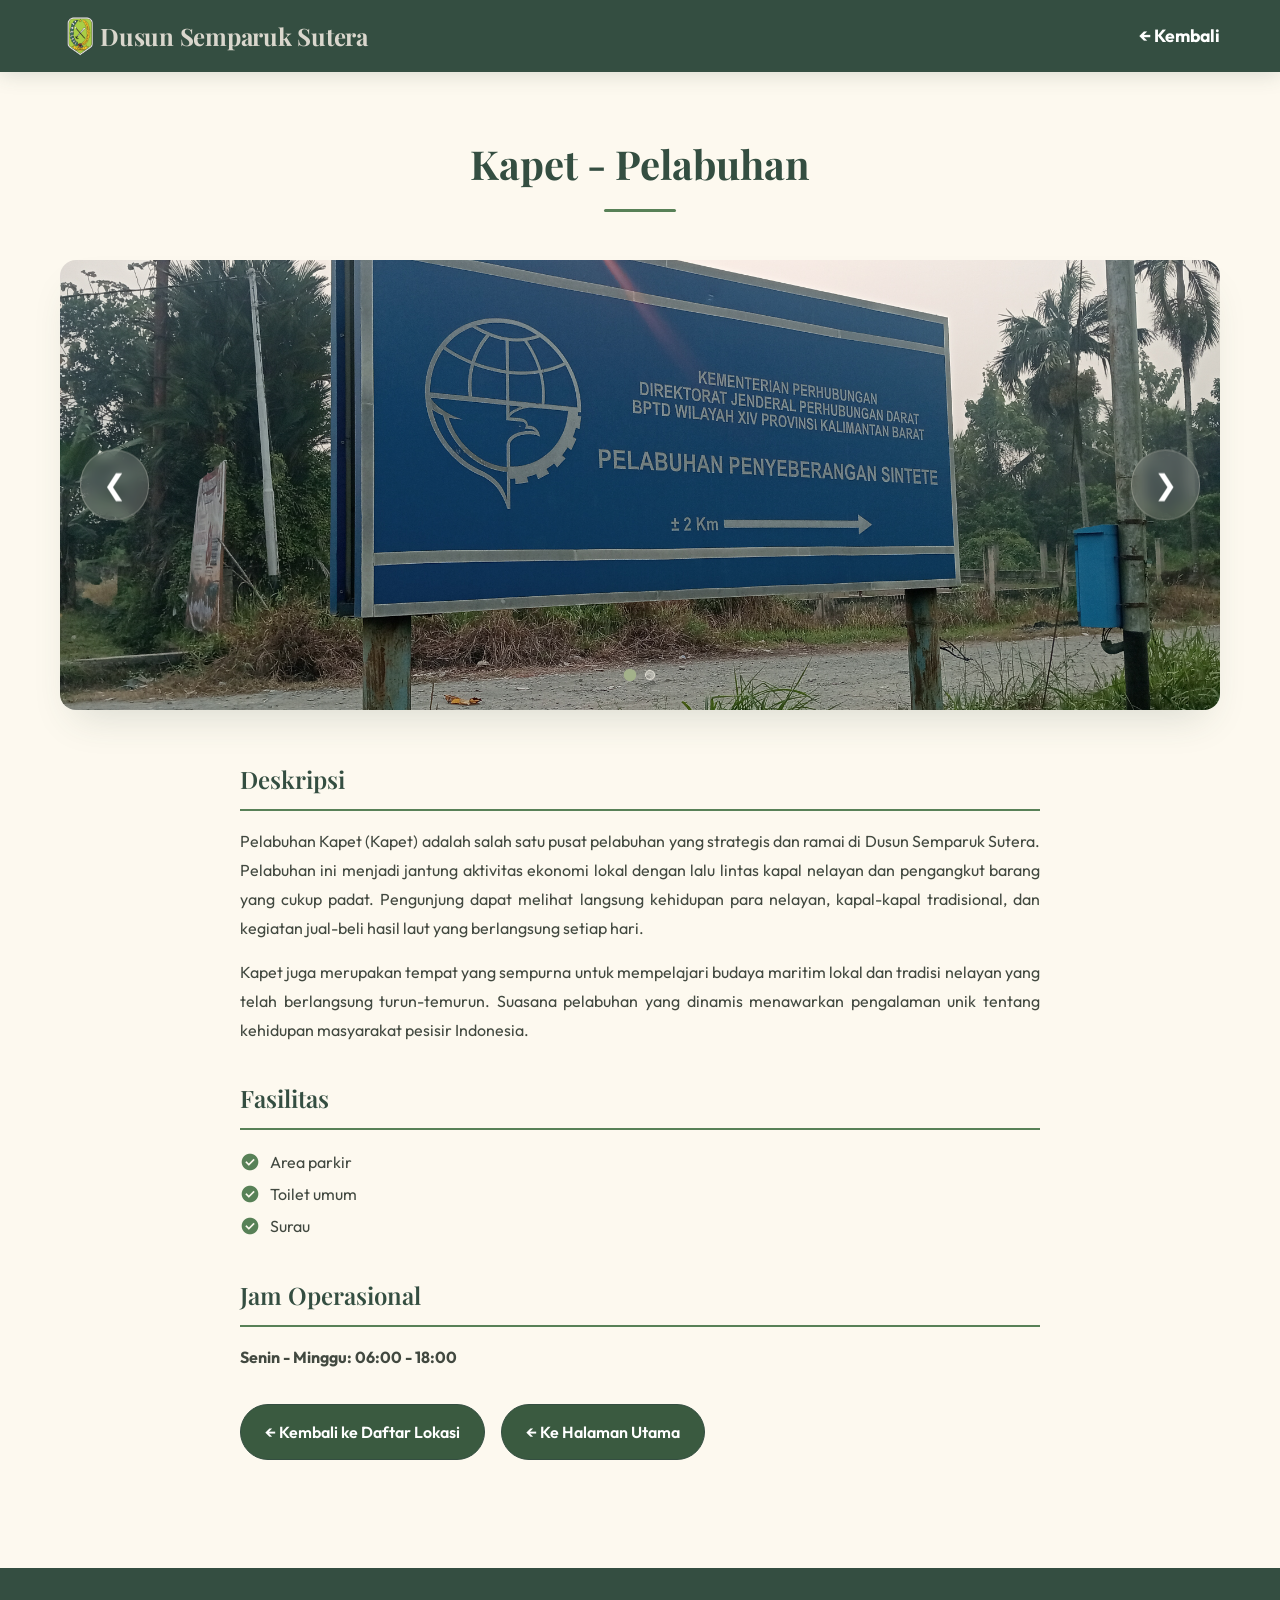
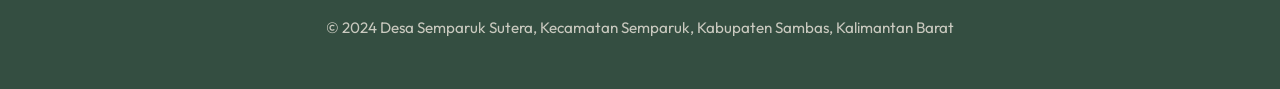
<file: lokasi1.html>
<!DOCTYPE html>
<html lang="id">
<head>
    <meta charset="UTF-8">
    <meta name="viewport" content="width=device-width, initial-scale=1.0">
    <title>Kapet - Pelabuhan | Dusun Semparuk Sutera</title>
    <!-- Google Fonts: Playfair Display (heading) & Outfit (body) -->
    <link rel="preconnect" href="https://fonts.googleapis.com">
    <link rel="preconnect" href="https://fonts.gstatic.com" crossorigin>
    <link href="https://fonts.googleapis.com/css2?family=Playfair+Display:wght@400;600;700&family=Outfit:wght@400;500;600;700&display=swap" rel="stylesheet">
    <link href="https://fonts.googleapis.com/css2?family=Material+Symbols+Outlined:wght,FILL@100..700,0..1&display=swap" rel="stylesheet">
    <link rel="stylesheet" href="style.css">
</head>
<body>
    <!-- Navigation Bar -->
    <nav class="navbar">
        <div class="nav-container">
            <div class="logo">
                <img src="logo.png" alt="Logo Dusun Sutera" class="logo-img">
                <h1>Dusun Semparuk Sutera</h1>
            </div>
            <a href="index.html" class="back-btn" style="color: white; text-decoration: none; font-weight: bold;">← Kembali</a>
        </div>
    </nav>

    <!-- Detail Lokasi -->
    <section class="detail-lokasi-section">
        <div class="container">
            <h2 class="section-title">Kapet - Pelabuhan</h2>
            
            <!-- Carousel -->
            <div class="carousel-container detail-carousel">
                <div class="carousel">
                    <!-- Slide 1 -->
                    <div class="carousel-slide active">
                        <img src="assets/lokasi1/slide1.jpg" alt="Pelabuhan 1" class="slide-image">
                    </div>
                    <!-- Slide 2 -->
                    <div class="carousel-slide">
                        <img src="assets/lokasi1/slide2.jpg" alt="Pelabuhan 2" class="slide-image">
                    </div>
                </div>

                <!-- Navigation Buttons -->
                <button class="carousel-btn prev-btn" onclick="changeSlide(-1)">&#10094;</button>
                <button class="carousel-btn next-btn" onclick="changeSlide(1)">&#10095;</button>

                <!-- Dots Indicator -->
                <div class="carousel-dots">
                    <span class="dot active" onclick="currentSlide(0)"></span>
                    <span class="dot" onclick="currentSlide(1)"></span>
                </div>
            </div>

            <!-- Detail Deskripsi -->
            <div class="detail-content">
                <h3>Deskripsi</h3>
                <p>
                    Pelabuhan Kapet (Kapet) adalah salah satu pusat pelabuhan yang strategis dan ramai di Dusun Semparuk Sutera. 
                    Pelabuhan ini menjadi jantung aktivitas ekonomi lokal dengan lalu lintas kapal nelayan dan pengangkut barang yang 
                    cukup padat. Pengunjung dapat melihat langsung kehidupan para nelayan, kapal-kapal tradisional, dan kegiatan 
                    jual-beli hasil laut yang berlangsung setiap hari.
                </p>
                <p>
                    Kapet juga merupakan tempat yang sempurna untuk mempelajari budaya maritim lokal dan tradisi nelayan yang telah 
                    berlangsung turun-temurun. Suasana pelabuhan yang dinamis menawarkan pengalaman unik tentang kehidupan masyarakat 
                    pesisir Indonesia.
                </p>

                <h3>Fasilitas</h3>
                <ul class="fasilitas-list">
                    <li><span class="material-symbols-outlined">check_circle</span> Area parkir</li>
                    <li><span class="material-symbols-outlined">check_circle</span> Toilet umum</li>
                    <li><span class="material-symbols-outlined">check_circle</span> Surau</li>
                </ul>

                <h3>Jam Operasional</h3>
                <p>
                    <strong>Senin - Minggu: 06:00 - 18:00</strong>
                </p>

                <div class="detail-btn-group">
                    <a href="index.html#lokasi" class="detail-btn">← Kembali ke Daftar Lokasi</a>
                    <a href="index.html" class="detail-btn">← Ke Halaman Utama</a>
                </div>
            </div>
        </div>
    </section>

    <!-- Footer -->
    <footer class="footer">
        <div class="container">
            <p>&copy; 2024 Desa Semparuk Sutera, Kecamatan Semparuk, Kabupaten Sambas, Kalimantan Barat</p>
        </div>
    </footer>

    <script>
        let currentSlideIndex = 0;
        let autoSlideTimer;

        function showSlide(index) {
            const slides = document.querySelectorAll('.carousel-slide');
            const dots = document.querySelectorAll('.dot');
            
            if (index >= slides.length) {
                currentSlideIndex = 0;
            } else if (index < 0) {
                currentSlideIndex = slides.length - 1;
            } else {
                currentSlideIndex = index;
            }
            
            slides.forEach(slide => slide.classList.remove('active'));
            dots.forEach(dot => dot.classList.remove('active'));
            
            slides[currentSlideIndex].classList.add('active');
            dots[currentSlideIndex].classList.add('active');
        }

        function changeSlide(n) {
            clearTimeout(autoSlideTimer);
            showSlide(currentSlideIndex + n);
            autoSlide();
        }

        function currentSlide(n) {
            clearTimeout(autoSlideTimer);
            showSlide(n);
            autoSlide();
        }

        function autoSlide() {
            autoSlideTimer = setTimeout(() => {
                showSlide(currentSlideIndex + 1);
                autoSlide();
            }, 4000);
        }

        // Inisialisasi
        autoSlide();
    </script>

    <style>
        .detail-lokasi-section {
            padding: 60px 20px;
            background-color: var(--surface);
        }

        .detail-carousel {
            height: 450px;
            margin: 3rem 0;
            border-radius: var(--radius-lg);
            overflow: hidden;
            box-shadow: 0 20px 40px -15px rgba(var(--shadow-tint), 0.18);
        }

        .detail-content {
            max-width: 800px;
            margin: 3rem auto 0;
            line-height: 1.8;
        }

        .detail-content h3 {
            font-family: var(--font-display);
            color: var(--pine-teal);
            font-size: 1.5rem;
            font-weight: 600;
            margin-top: 2rem;
            margin-bottom: 1rem;
            border-bottom: 2px solid var(--fern);
            padding-bottom: 0.5rem;
        }

        .detail-content p {
            color: var(--on-surface-variant);
            text-align: justify;
            margin-bottom: 1rem;
        }

        .detail-content ul {
            list-style: none;
            padding-left: 0;
            line-height: 2;
            color: var(--on-surface-variant);
        }

        .detail-content ul li {
            display: flex;
            align-items: center;
            gap: 0.6rem;
        }

        .detail-content ul li .material-symbols-outlined {
            color: var(--fern);
            font-size: 20px;
        }

        .detail-btn-group {
            display: flex;
            gap: 1rem;
            margin-top: 2rem;
            flex-wrap: wrap;
        }

        .detail-btn {
            display: inline-block;
            background: var(--hunter-green);
            border: 1px solid var(--pine-teal);
            color: var(--surface-white);
            padding: 0.8rem 1.5rem;
            border-radius: var(--radius-full);
            text-decoration: none;
            font-weight: 600;
            font-family: var(--font-body);
            transition: all 0.3s ease;
        }

        .detail-btn:hover {
            transform: translateY(-2px);
            background: var(--tertiary-container);
            box-shadow: 0 10px 25px -8px rgba(var(--shadow-tint), 0.3);
        }

        .back-btn {
            font-size: 1.1rem;
        }

        @media (max-width: 768px) {
            .detail-lokasi-section {
                padding: 40px 20px;
            }

            .detail-carousel {
                height: 300px;
            }

            .detail-content h3 {
                font-size: 1.2rem;
            }

            .detail-btn-group {
                flex-direction: column;
            }

            .detail-btn {
                width: 100%;
                text-align: center;
            }
        }
    </style>
</body>
</html>
</file>
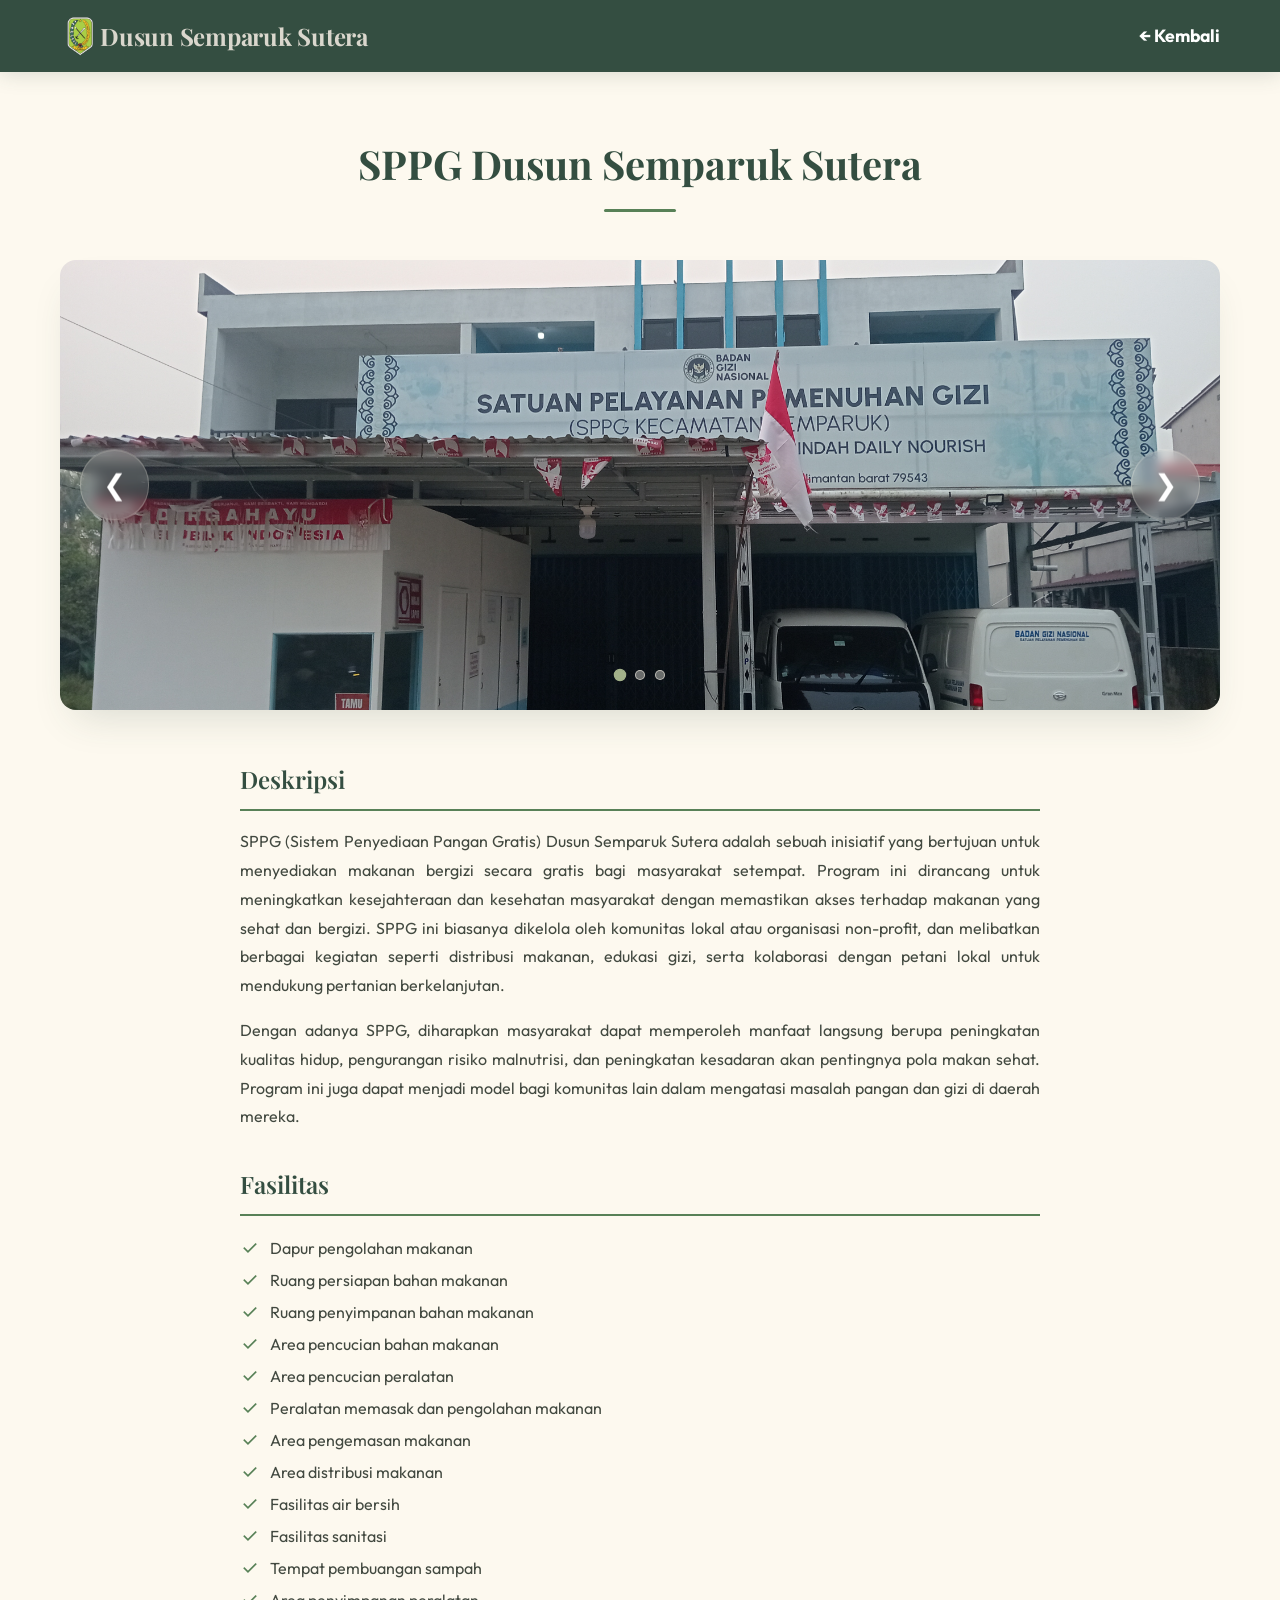
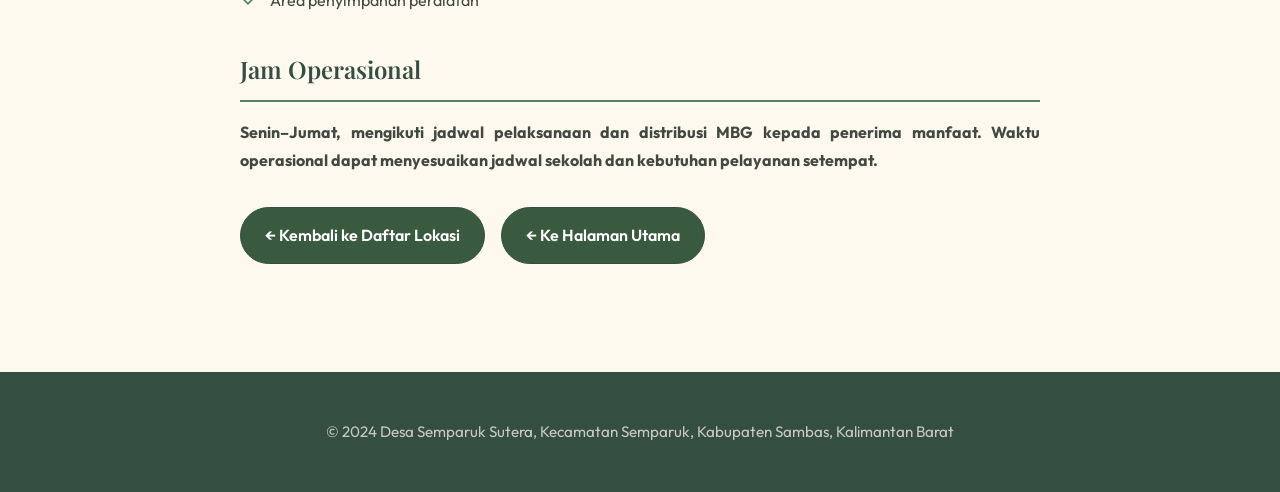
<file: lokasi2.html>
<!doctype html>
<html lang="id">
  <head>
    <meta charset="UTF-8" />
    <meta name="viewport" content="width=device-width, initial-scale=1.0" />
    <title>SPPG | Dusun Semparuk Sutera</title>
    <!-- Google Fonts: Playfair Display (heading) & Outfit (body) -->
    <link rel="preconnect" href="https://fonts.googleapis.com" />
    <link rel="preconnect" href="https://fonts.gstatic.com" crossorigin />
    <link
      href="https://fonts.googleapis.com/css2?family=Playfair+Display:wght@400;600;700&family=Outfit:wght@400;500;600;700&display=swap"
      rel="stylesheet"
    />
    <link
      href="https://fonts.googleapis.com/css2?family=Material+Symbols+Outlined:wght,FILL@100..700,0..1&display=swap"
      rel="stylesheet"
    />
    <link rel="stylesheet" href="style.css" />
  </head>
  <body>
    <!-- Navigation Bar -->
    <nav class="navbar">
      <div class="nav-container">
        <div class="logo">
          <img src="logo.png" alt="Logo Dusun Sutera" class="logo-img" />
          <h1>Dusun Semparuk Sutera</h1>
        </div>
        <a
          href="index.html"
          class="back-btn"
          style="color: white; text-decoration: none; font-weight: bold"
          >← Kembali</a
        >
      </div>
    </nav>

    <!-- Detail Lokasi -->
    <section class="detail-lokasi-section">
      <div class="container">
        <h2 class="section-title">SPPG Dusun Semparuk Sutera</h2>

        <!-- Carousel -->
        <div class="carousel-container detail-carousel">
          <div class="carousel">
            <!-- Slide 1 -->
            <div class="carousel-slide active">
              <img
                src="assets/lokasi2/slide1.jpg"
                alt="SPPG 1"
                class="slide-image"
              />
            </div>
            <!-- Slide 2 -->
            <div class="carousel-slide">
              <img
                src="assets/lokasi2/slide2.jpg"
                alt="SPPG 2"
                class="slide-image"
              />
            </div>
            <!-- Slide 3 -->
            <div class="carousel-slide">
              <img
                src="assets/lokasi2/slide3.jpg"
                alt="SPPG 3"
                class="slide-image"
              />
            </div>
          </div>

          <!-- Navigation Buttons -->
          <button class="carousel-btn prev-btn" onclick="changeSlide(-1)">
            &#10094;
          </button>
          <button class="carousel-btn next-btn" onclick="changeSlide(1)">
            &#10095;
          </button>

          <!-- Dots Indicator -->
          <div class="carousel-dots">
            <span class="dot active" onclick="currentSlide(0)"></span>
            <span class="dot" onclick="currentSlide(1)"></span>
            <span class="dot" onclick="currentSlide(2)"></span>
          </div>
        </div>

        <!-- Detail Deskripsi -->
        <div class="detail-content">
          <h3>Deskripsi</h3>
          <p>
            SPPG (Sistem Penyediaan Pangan Gratis) Dusun Semparuk Sutera adalah
            sebuah inisiatif yang bertujuan untuk menyediakan makanan bergizi
            secara gratis bagi masyarakat setempat. Program ini dirancang untuk
            meningkatkan kesejahteraan dan kesehatan masyarakat dengan
            memastikan akses terhadap makanan yang sehat dan bergizi. SPPG ini
            biasanya dikelola oleh komunitas lokal atau organisasi non-profit,
            dan melibatkan berbagai kegiatan seperti distribusi makanan, edukasi
            gizi, serta kolaborasi dengan petani lokal untuk mendukung pertanian
            berkelanjutan.
          </p>
          <p>
            Dengan adanya SPPG, diharapkan masyarakat dapat memperoleh manfaat
            langsung berupa peningkatan kualitas hidup, pengurangan risiko
            malnutrisi, dan peningkatan kesadaran akan pentingnya pola makan
            sehat. Program ini juga dapat menjadi model bagi komunitas lain
            dalam mengatasi masalah pangan dan gizi di daerah mereka.
          </p>

          <h3>Fasilitas</h3>
          <ul class="fasilitas-list">
            <li>
              <span class="material-symbols-outlined">check</span> Dapur
              pengolahan makanan
            </li>
            <li>
              <span class="material-symbols-outlined">check</span> Ruang
              persiapan bahan makanan
            </li>
            <li>
              <span class="material-symbols-outlined">check</span> Ruang
              penyimpanan bahan makanan
            </li>
            <li>
              <span class="material-symbols-outlined">check</span> Area
              pencucian bahan makanan
            </li>
            <li>
              <span class="material-symbols-outlined">check</span> Area
              pencucian peralatan
            </li>
            <li>
              <span class="material-symbols-outlined">check</span> Peralatan
              memasak dan pengolahan makanan
            </li>
            <li>
              <span class="material-symbols-outlined">check</span> Area
              pengemasan makanan
            </li>
            <li>
              <span class="material-symbols-outlined">check</span> Area
              distribusi makanan
            </li>
            <li>
              <span class="material-symbols-outlined">check</span> Fasilitas air
              bersih
            </li>
            <li>
              <span class="material-symbols-outlined">check</span> Fasilitas
              sanitasi
            </li>
            <li>
              <span class="material-symbols-outlined">check</span> Tempat
              pembuangan sampah
            </li>
            <li>
              <span class="material-symbols-outlined">check</span> Area
              penyimpanan peralatan
            </li>
          </ul>

          <h3>Jam Operasional</h3>
          <p>
            <strong
              >Senin–Jumat, mengikuti jadwal pelaksanaan dan distribusi MBG
              kepada penerima manfaat. Waktu operasional dapat menyesuaikan
              jadwal sekolah dan kebutuhan pelayanan setempat.</strong
            >
          </p>

          <div class="detail-btn-group">
            <a href="index.html#lokasi" class="detail-btn"
              >← Kembali ke Daftar Lokasi</a
            >
            <a href="index.html" class="detail-btn">← Ke Halaman Utama</a>
          </div>
        </div>
      </div>
    </section>

    <!-- Footer -->
    <footer class="footer">
      <div class="container">
        <p>
          &copy; 2024 Desa Semparuk Sutera, Kecamatan Semparuk, Kabupaten
          Sambas, Kalimantan Barat
        </p>
      </div>
    </footer>

    <script>
      let currentSlideIndex = 0;
      let autoSlideTimer;

      function showSlide(index) {
        const slides = document.querySelectorAll(".carousel-slide");
        const dots = document.querySelectorAll(".dot");

        if (index >= slides.length) {
          currentSlideIndex = 0;
        } else if (index < 0) {
          currentSlideIndex = slides.length - 1;
        } else {
          currentSlideIndex = index;
        }

        slides.forEach((slide) => slide.classList.remove("active"));
        dots.forEach((dot) => dot.classList.remove("active"));

        slides[currentSlideIndex].classList.add("active");
        dots[currentSlideIndex].classList.add("active");
      }

      function changeSlide(n) {
        clearTimeout(autoSlideTimer);
        showSlide(currentSlideIndex + n);
        autoSlide();
      }

      function currentSlide(n) {
        clearTimeout(autoSlideTimer);
        showSlide(n);
        autoSlide();
      }

      function autoSlide() {
        autoSlideTimer = setTimeout(() => {
          showSlide(currentSlideIndex + 1);
          autoSlide();
        }, 4000);
      }

      // Inisialisasi
      autoSlide();
    </script>

    <style>
      .detail-lokasi-section {
        padding: 60px 20px;
        background-color: var(--surface);
      }

      .detail-carousel {
        height: 450px;
        margin: 3rem 0;
        border-radius: var(--radius-lg);
        overflow: hidden;
        box-shadow: 0 20px 40px -15px rgba(var(--shadow-tint), 0.18);
      }

      .detail-content {
        max-width: 800px;
        margin: 3rem auto 0;
        line-height: 1.8;
      }

      .detail-content h3 {
        font-family: var(--font-display);
        color: var(--pine-teal);
        font-size: 1.5rem;
        font-weight: 600;
        margin-top: 2rem;
        margin-bottom: 1rem;
        border-bottom: 2px solid var(--fern);
        padding-bottom: 0.5rem;
      }

      .detail-content p {
        color: var(--on-surface-variant);
        text-align: justify;
        margin-bottom: 1rem;
      }

      .detail-content ul {
        list-style: none;
        padding-left: 0;
        line-height: 2;
        color: var(--on-surface-variant);
      }

      .detail-content ul li {
        display: flex;
        align-items: center;
        gap: 0.6rem;
      }

      .detail-content ul li .material-symbols-outlined {
        color: var(--fern);
        font-size: 20px;
      }

      .detail-btn-group {
        display: flex;
        gap: 1rem;
        margin-top: 2rem;
        flex-wrap: wrap;
      }

      .detail-btn {
        display: inline-block;
        background: var(--hunter-green);
        border: 1px solid var(--pine-teal);
        color: var(--surface-white);
        padding: 0.8rem 1.5rem;
        border-radius: var(--radius-full);
        text-decoration: none;
        font-weight: 600;
        font-family: var(--font-body);
        transition: all 0.3s ease;
      }

      .detail-btn:hover {
        transform: translateY(-2px);
        background: var(--tertiary-container);
        box-shadow: 0 10px 25px -8px rgba(var(--shadow-tint), 0.3);
      }

      .back-btn {
        font-size: 1.1rem;
      }

      @media (max-width: 768px) {
        .detail-lokasi-section {
          padding: 40px 20px;
        }

        .detail-carousel {
          height: 300px;
        }

        .detail-content h3 {
          font-size: 1.2rem;
        }

        .detail-btn-group {
          flex-direction: column;
        }

        .detail-btn {
          width: 100%;
          text-align: center;
        }
      }
    </style>
  </body>
</html>
</file>
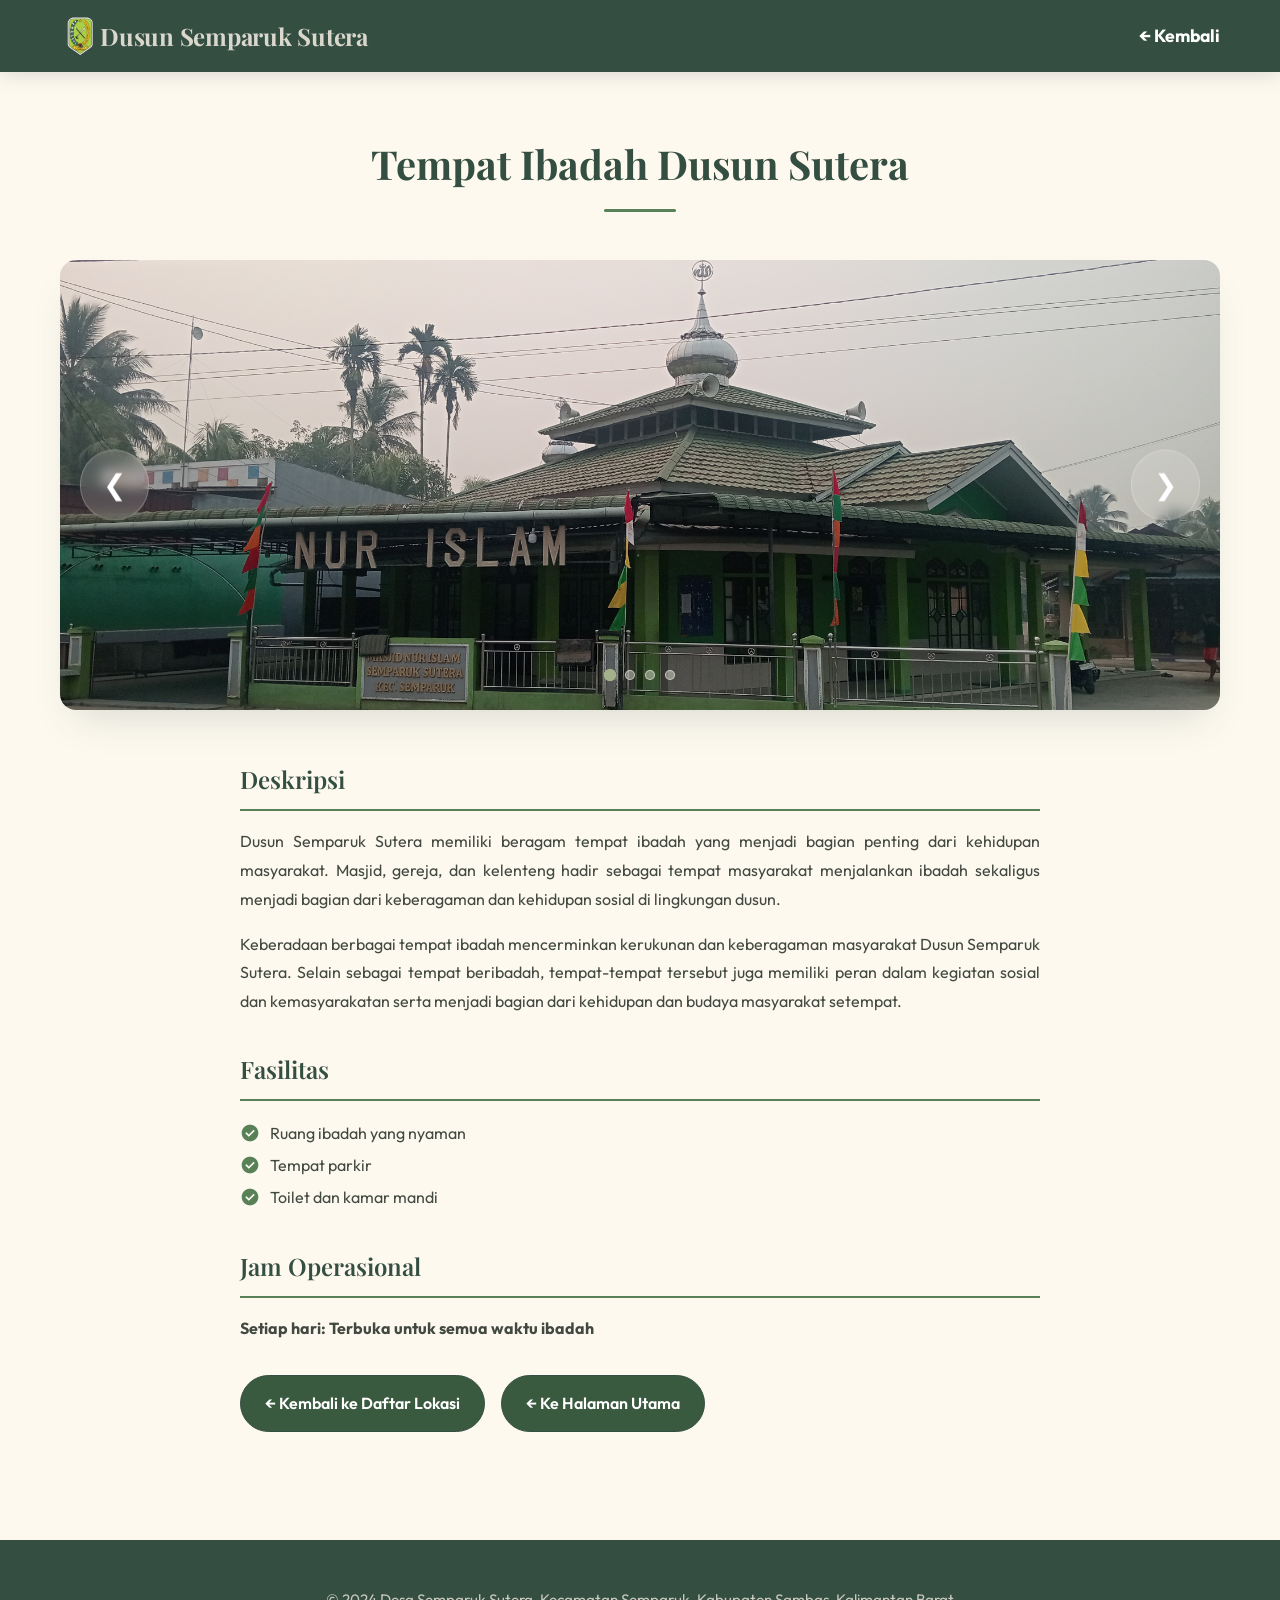
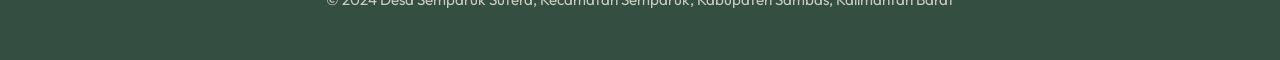
<file: lokasi3.html>
<!DOCTYPE html>
<html lang="id">
<head>
    <meta charset="UTF-8">
    <meta name="viewport" content="width=device-width, initial-scale=1.0">
    <title>Tempat Ibadah | Dusun Semparuk Sutera</title>
    <!-- Google Fonts: Playfair Display (heading) & Outfit (body) -->
    <link rel="preconnect" href="https://fonts.googleapis.com">
    <link rel="preconnect" href="https://fonts.gstatic.com" crossorigin>
    <link href="https://fonts.googleapis.com/css2?family=Playfair+Display:wght@400;600;700&family=Outfit:wght@400;500;600;700&display=swap" rel="stylesheet">
    <link href="https://fonts.googleapis.com/css2?family=Material+Symbols+Outlined:wght,FILL@100..700,0..1&display=swap" rel="stylesheet">
    <link rel="stylesheet" href="style.css">
</head>
<body>
    <nav class="navbar">
        <div class="nav-container">
            <div class="logo">
                <img src="logo.png" alt="Logo Dusun Sutera" class="logo-img">
                <h1>Dusun Semparuk Sutera</h1>
            </div>
            <a href="index.html" class="back-btn" style="color: white; text-decoration: none; font-weight: bold;">← Kembali</a>
        </div>
    </nav>

    <section class="detail-lokasi-section">
        <div class="container">
            <h2 class="section-title">Tempat Ibadah Dusun Sutera</h2>
            
            <div class="carousel-container detail-carousel">
                <div class="carousel">
                    <div class="carousel-slide active">
                        <img src="assets/lokasi3/slide1.jpg" alt="Masjid 1" class="slide-image">
                    </div>
                    <div class="carousel-slide">
                        <img src="assets/lokasi3/slide2.jpg" alt="Masjid 2" class="slide-image">
                    </div>
                    <div class="carousel-slide">
                        <img src="assets/lokasi3/slide3.jpg" alt="Masjid 3" class="slide-image">
                    </div>
                    <div class="carousel-slide">
                        <img src="assets/lokasi3/slide4.jpg" alt="Masjid 4" class="slide-image">
                    </div>
                </div>
                <button class="carousel-btn prev-btn" onclick="changeSlide(-1)">&#10094;</button>
                <button class="carousel-btn next-btn" onclick="changeSlide(1)">&#10095;</button>
                <div class="carousel-dots">
                    <span class="dot active" onclick="currentSlide(0)"></span>
                    <span class="dot" onclick="currentSlide(1)"></span>
                    <span class="dot" onclick="currentSlide(2)"></span>
                    <span class="dot" onclick="currentSlide(3)"></span>
                </div>
            </div>

            <div class="detail-content">
                <h3>Deskripsi</h3>
                <p>
                     Dusun Semparuk Sutera memiliki beragam tempat ibadah yang menjadi bagian penting 
                    dari kehidupan masyarakat. Masjid, gereja, dan kelenteng hadir sebagai tempat 
                    masyarakat menjalankan ibadah sekaligus menjadi bagian dari keberagaman dan 
                    kehidupan sosial di lingkungan dusun.
                </p>
                <p>
                    Keberadaan berbagai tempat ibadah mencerminkan kerukunan dan keberagaman masyarakat 
                    Dusun Semparuk Sutera. Selain sebagai tempat beribadah, tempat-tempat tersebut juga 
                    memiliki peran dalam kegiatan sosial dan kemasyarakatan serta menjadi bagian dari 
                    kehidupan dan budaya masyarakat setempat.
                </p>

                <h3>Fasilitas</h3>
                <ul class="fasilitas-list">
                    <li><span class="material-symbols-outlined">check_circle</span> Ruang ibadah yang nyaman</li>
                    <li><span class="material-symbols-outlined">check_circle</span> Tempat parkir</li>
                    <li><span class="material-symbols-outlined">check_circle</span> Toilet dan kamar mandi</li>
                </ul>

                <h3>Jam Operasional</h3>
                <p><strong>Setiap hari: Terbuka untuk semua waktu ibadah</strong></p>

                <div class="detail-btn-group">
                    <a href="index.html#lokasi" class="detail-btn">← Kembali ke Daftar Lokasi</a>
                    <a href="index.html" class="detail-btn">← Ke Halaman Utama</a>
                </div>
            </div>
        </div>
    </section>

    <footer class="footer">
        <div class="container">
            <p>&copy; 2024 Desa Semparuk Sutera, Kecamatan Semparuk, Kabupaten Sambas, Kalimantan Barat</p>
        </div>
    </footer>

    <script>
        let currentSlideIndex = 0;
        let autoSlideTimer;
        function showSlide(index) {
            const slides = document.querySelectorAll('.carousel-slide');
            const dots = document.querySelectorAll('.dot');
            if (index >= slides.length) currentSlideIndex = 0;
            else if (index < 0) currentSlideIndex = slides.length - 1;
            else currentSlideIndex = index;
            slides.forEach(slide => slide.classList.remove('active'));
            dots.forEach(dot => dot.classList.remove('active'));
            slides[currentSlideIndex].classList.add('active');
            dots[currentSlideIndex].classList.add('active');
        }
        function changeSlide(n) {
            clearTimeout(autoSlideTimer);
            showSlide(currentSlideIndex + n);
            autoSlide();
        }
        function currentSlide(n) {
            clearTimeout(autoSlideTimer);
            showSlide(n);
            autoSlide();
        }
        function autoSlide() {
            autoSlideTimer = setTimeout(() => {
                showSlide(currentSlideIndex + 1);
                autoSlide();
            }, 4000);
        }
        autoSlide();
    </script>

    <style>
        .detail-lokasi-section {
            padding: 60px 20px;
            background-color: var(--surface);
        }

        .detail-carousel {
            height: 450px;
            margin: 3rem 0;
            border-radius: var(--radius-lg);
            overflow: hidden;
            box-shadow: 0 20px 40px -15px rgba(var(--shadow-tint), 0.18);
        }

        .detail-content {
            max-width: 800px;
            margin: 3rem auto 0;
            line-height: 1.8;
        }

        .detail-content h3 {
            font-family: var(--font-display);
            color: var(--pine-teal);
            font-size: 1.5rem;
            font-weight: 600;
            margin-top: 2rem;
            margin-bottom: 1rem;
            border-bottom: 2px solid var(--fern);
            padding-bottom: 0.5rem;
        }

        .detail-content p {
            color: var(--on-surface-variant);
            text-align: justify;
            margin-bottom: 1rem;
        }

        .detail-content ul {
            list-style: none;
            padding-left: 0;
            line-height: 2;
            color: var(--on-surface-variant);
        }

        .detail-content ul li {
            display: flex;
            align-items: center;
            gap: 0.6rem;
        }

        .detail-content ul li .material-symbols-outlined {
            color: var(--fern);
            font-size: 20px;
        }

        .detail-btn-group {
            display: flex;
            gap: 1rem;
            margin-top: 2rem;
            flex-wrap: wrap;
        }

        .detail-btn {
            display: inline-block;
            background: var(--hunter-green);
            border: 1px solid var(--pine-teal);
            color: var(--surface-white);
            padding: 0.8rem 1.5rem;
            border-radius: var(--radius-full);
            text-decoration: none;
            font-weight: 600;
            font-family: var(--font-body);
            transition: all 0.3s ease;
        }

        .detail-btn:hover {
            transform: translateY(-2px);
            background: var(--tertiary-container);
            box-shadow: 0 10px 25px -8px rgba(var(--shadow-tint), 0.3);
        }

        .back-btn {
            font-size: 1.1rem;
        }

        @media (max-width: 768px) {
            .detail-lokasi-section {
                padding: 40px 20px;
            }

            .detail-carousel {
                height: 300px;
            }

            .detail-content h3 {
                font-size: 1.2rem;
            }

            .detail-btn-group {
                flex-direction: column;
            }

            .detail-btn {
                width: 100%;
                text-align: center;
            }
        }
    </style>
</body>
</html>
</file>
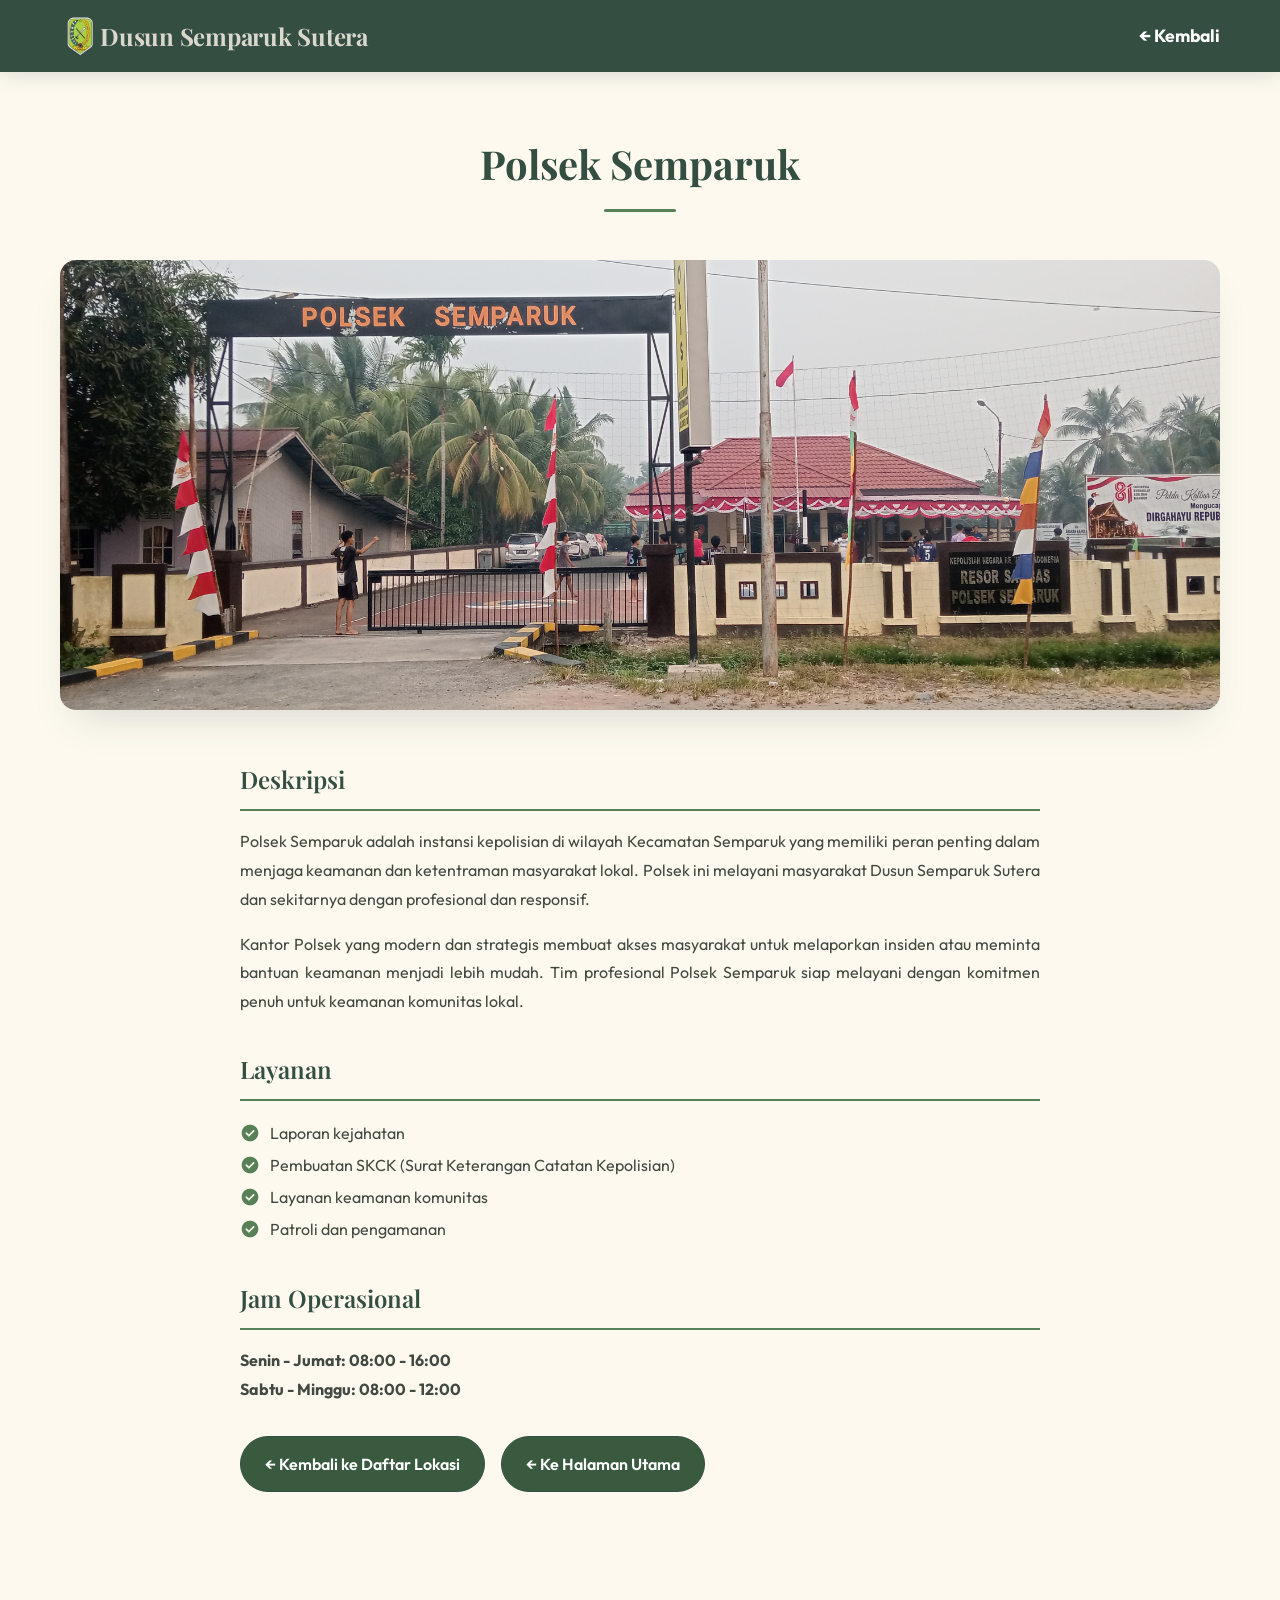
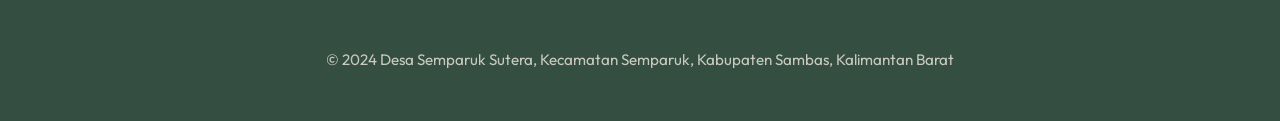
<file: lokasi4.html>
<!DOCTYPE html>
<html lang="id">
<head>
    <meta charset="UTF-8">
    <meta name="viewport" content="width=device-width, initial-scale=1.0">
    <title>Polsek | Dusun Semparuk Sutera</title>
    <!-- Google Fonts: Playfair Display (heading) & Outfit (body) -->
    <link rel="preconnect" href="https://fonts.googleapis.com">
    <link rel="preconnect" href="https://fonts.gstatic.com" crossorigin>
    <link href="https://fonts.googleapis.com/css2?family=Playfair+Display:wght@400;600;700&family=Outfit:wght@400;500;600;700&display=swap" rel="stylesheet">
    <link href="https://fonts.googleapis.com/css2?family=Material+Symbols+Outlined:wght,FILL@100..700,0..1&display=swap" rel="stylesheet">
    <link rel="stylesheet" href="style.css">
</head>
<body>
    <nav class="navbar">
        <div class="nav-container">
            <div class="logo">
                <img src="logo.png" alt="Logo Dusun Sutera" class="logo-img">
                <h1>Dusun Semparuk Sutera</h1>
            </div>
            <a href="index.html" class="back-btn" style="color: white; text-decoration: none; font-weight: bold;">← Kembali</a>
        </div>
    </nav>

    <section class="detail-lokasi-section">
        <div class="container">
            <h2 class="section-title">Polsek Semparuk</h2>
            
            <div class="carousel-container detail-carousel">
                <div class="carousel">
                    <div class="carousel-slide active">
                        <img src="assets/lokasi4/slide1.jpg" alt="Polsek 1" class="slide-image">
                    </div>
                </div>
            </div>

            <div class="detail-content">
                <h3>Deskripsi</h3>
                <p>
                    Polsek Semparuk adalah instansi kepolisian di wilayah Kecamatan Semparuk yang memiliki peran penting dalam 
                    menjaga keamanan dan ketentraman masyarakat lokal. Polsek ini melayani masyarakat Dusun Semparuk Sutera dan 
                    sekitarnya dengan profesional dan responsif.
                </p>
                <p>
                    Kantor Polsek yang modern dan strategis membuat akses masyarakat untuk melaporkan insiden atau meminta bantuan 
                    keamanan menjadi lebih mudah. Tim profesional Polsek Semparuk siap melayani dengan komitmen penuh untuk keamanan 
                    komunitas lokal.
                </p>

                <h3>Layanan</h3>
                <ul class="fasilitas-list">
                    <li><span class="material-symbols-outlined">check_circle</span> Laporan kejahatan</li>
                    <li><span class="material-symbols-outlined">check_circle</span> Pembuatan SKCK (Surat Keterangan Catatan Kepolisian)</li>
                    <li><span class="material-symbols-outlined">check_circle</span> Layanan keamanan komunitas</li>
                    <li><span class="material-symbols-outlined">check_circle</span> Patroli dan pengamanan</li>
                </ul>

                <h3>Jam Operasional</h3>
                <p><strong>Senin - Jumat: 08:00 - 16:00</strong><br><strong>Sabtu - Minggu: 08:00 - 12:00</strong></p>

                <div class="detail-btn-group">
                    <a href="index.html#lokasi" class="detail-btn">← Kembali ke Daftar Lokasi</a>
                    <a href="index.html" class="detail-btn">← Ke Halaman Utama</a>
                </div>
            </div>
        </div>
    </section>

    <footer class="footer">
        <div class="container">
            <p>&copy; 2024 Desa Semparuk Sutera, Kecamatan Semparuk, Kabupaten Sambas, Kalimantan Barat</p>
        </div>
    </footer>

    <script>
        let currentSlideIndex = 0;
        let autoSlideTimer;
        function showSlide(index) {
            const slides = document.querySelectorAll('.carousel-slide');
            const dots = document.querySelectorAll('.dot');
            if (index >= slides.length) currentSlideIndex = 0;
            else if (index < 0) currentSlideIndex = slides.length - 1;
            else currentSlideIndex = index;
            slides.forEach(slide => slide.classList.remove('active'));
            dots.forEach(dot => dot.classList.remove('active'));
            slides[currentSlideIndex].classList.add('active');
            dots[currentSlideIndex].classList.add('active');
        }
        function changeSlide(n) {
            clearTimeout(autoSlideTimer);
            showSlide(currentSlideIndex + n);
            autoSlide();
        }
        function currentSlide(n) {
            clearTimeout(autoSlideTimer);
            showSlide(n);
            autoSlide();
        }
        function autoSlide() {
            autoSlideTimer = setTimeout(() => {
                showSlide(currentSlideIndex + 1);
                autoSlide();
            }, 4000);
        }
        autoSlide();
    </script>

    <style>
        .detail-lokasi-section {
            padding: 60px 20px;
            background-color: var(--surface);
        }

        .detail-carousel {
            height: 450px;
            margin: 3rem 0;
            border-radius: var(--radius-lg);
            overflow: hidden;
            box-shadow: 0 20px 40px -15px rgba(var(--shadow-tint), 0.18);
        }

        .detail-content {
            max-width: 800px;
            margin: 3rem auto 0;
            line-height: 1.8;
        }

        .detail-content h3 {
            font-family: var(--font-display);
            color: var(--pine-teal);
            font-size: 1.5rem;
            font-weight: 600;
            margin-top: 2rem;
            margin-bottom: 1rem;
            border-bottom: 2px solid var(--fern);
            padding-bottom: 0.5rem;
        }

        .detail-content p {
            color: var(--on-surface-variant);
            text-align: justify;
            margin-bottom: 1rem;
        }

        .detail-content ul {
            list-style: none;
            padding-left: 0;
            line-height: 2;
            color: var(--on-surface-variant);
        }

        .detail-content ul li {
            display: flex;
            align-items: center;
            gap: 0.6rem;
        }

        .detail-content ul li .material-symbols-outlined {
            color: var(--fern);
            font-size: 20px;
        }

        .detail-btn-group {
            display: flex;
            gap: 1rem;
            margin-top: 2rem;
            flex-wrap: wrap;
        }

        .detail-btn {
            display: inline-block;
            background: var(--hunter-green);
            border: 1px solid var(--pine-teal);
            color: var(--surface-white);
            padding: 0.8rem 1.5rem;
            border-radius: var(--radius-full);
            text-decoration: none;
            font-weight: 600;
            font-family: var(--font-body);
            transition: all 0.3s ease;
        }

        .detail-btn:hover {
            transform: translateY(-2px);
            background: var(--tertiary-container);
            box-shadow: 0 10px 25px -8px rgba(var(--shadow-tint), 0.3);
        }

        .back-btn {
            font-size: 1.1rem;
        }

        @media (max-width: 768px) {
            .detail-lokasi-section {
                padding: 40px 20px;
            }

            .detail-carousel {
                height: 300px;
            }

            .detail-content h3 {
                font-size: 1.2rem;
            }

            .detail-btn-group {
                flex-direction: column;
            }

            .detail-btn {
                width: 100%;
                text-align: center;
            }
        }
    </style>
</body>
</html>
</file>
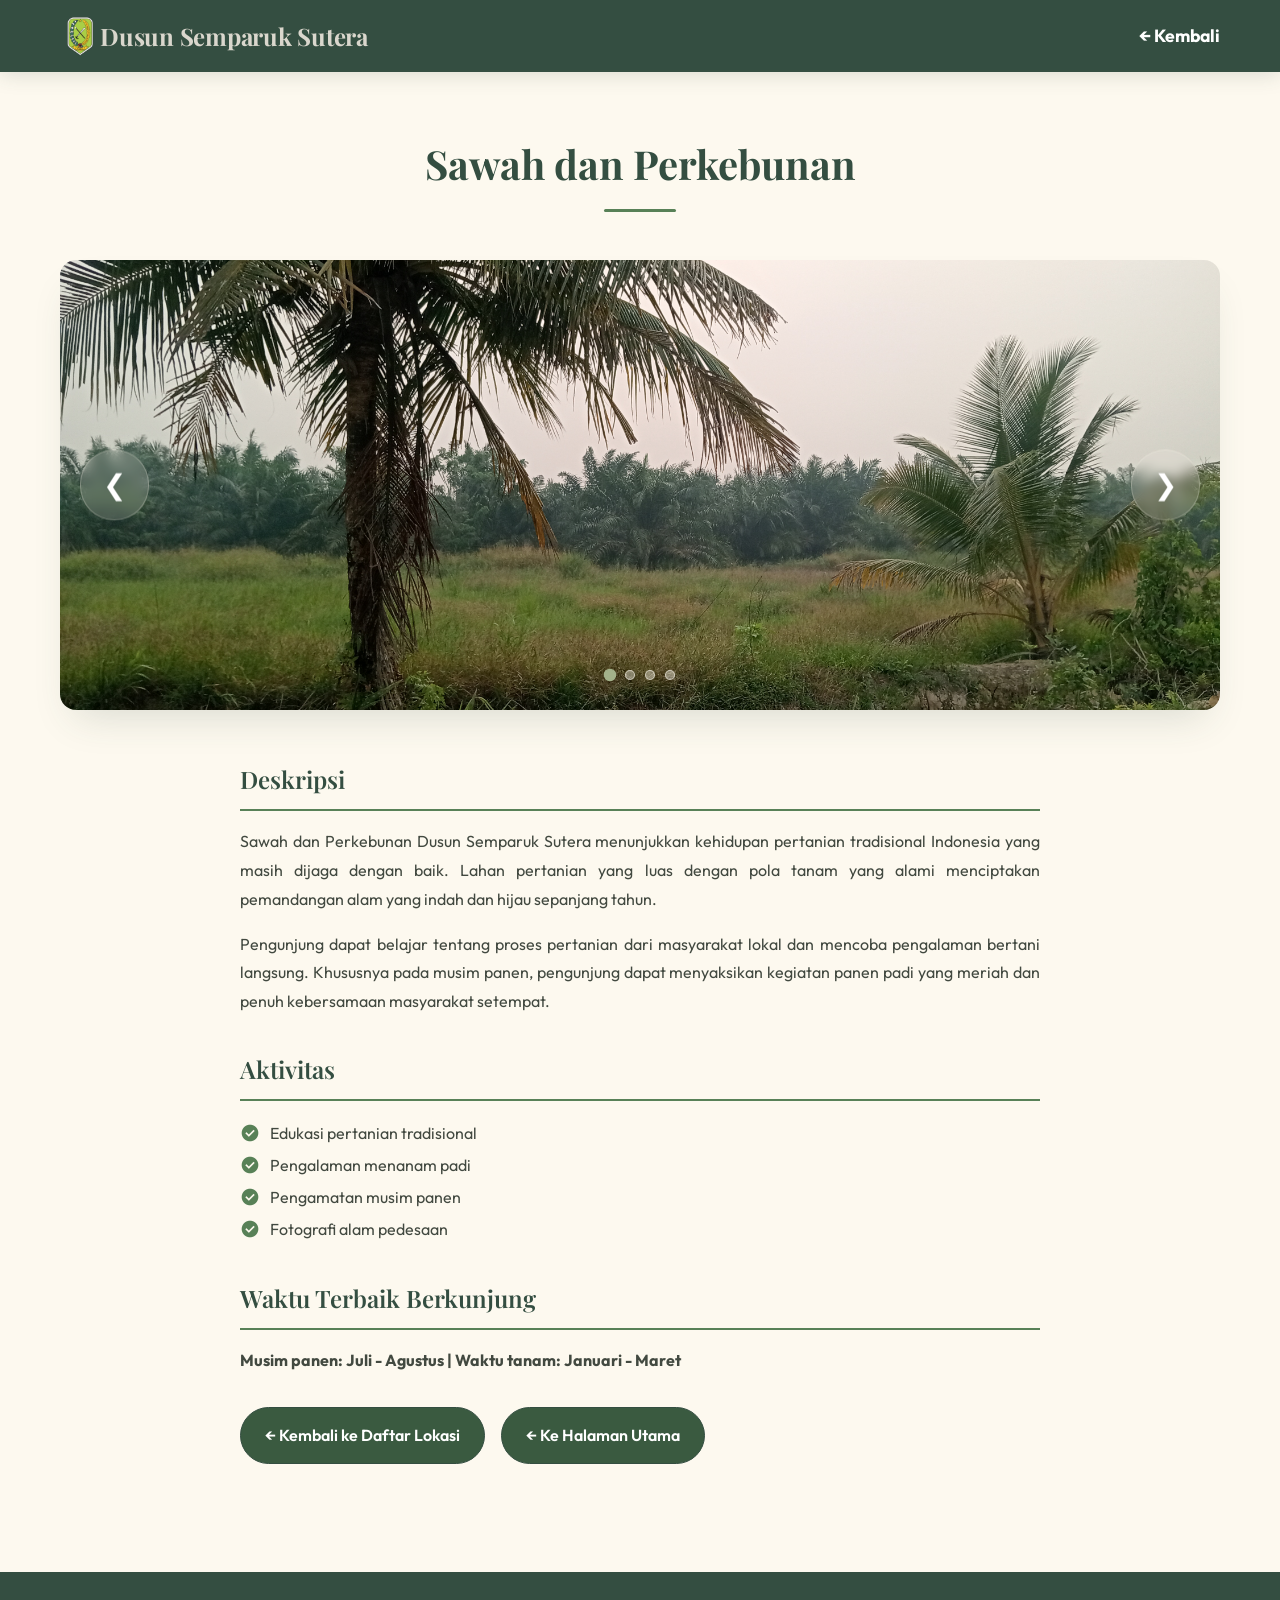
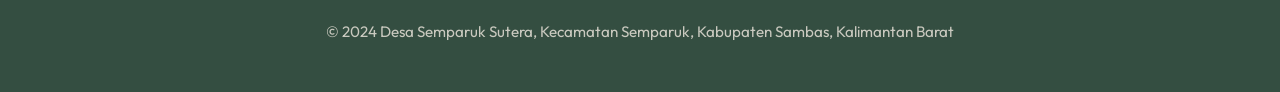
<file: lokasi5.html>
<!DOCTYPE html>
<html lang="id">
<head>
    <meta charset="UTF-8">
    <meta name="viewport" content="width=device-width, initial-scale=1.0">
    <title>Sawah dan Perkebunan | Dusun Semparuk Sutera</title>
    <!-- Google Fonts: Playfair Display (heading) & Outfit (body) -->
    <link rel="preconnect" href="https://fonts.googleapis.com">
    <link rel="preconnect" href="https://fonts.gstatic.com" crossorigin>
    <link href="https://fonts.googleapis.com/css2?family=Playfair+Display:wght@400;600;700&family=Outfit:wght@400;500;600;700&display=swap" rel="stylesheet">
    <link href="https://fonts.googleapis.com/css2?family=Material+Symbols+Outlined:wght,FILL@100..700,0..1&display=swap" rel="stylesheet">
    <link rel="stylesheet" href="style.css">
</head>
<body>
    <nav class="navbar">
        <div class="nav-container">
            <div class="logo">
                <img src="logo.png" alt="Logo Dusun Sutera" class="logo-img">
                <h1>Dusun Semparuk Sutera</h1>
            </div>
            <a href="index.html" class="back-btn" style="color: white; text-decoration: none; font-weight: bold;">← Kembali</a>
        </div>
    </nav>

    <section class="detail-lokasi-section">
        <div class="container">
            <h2 class="section-title">Sawah dan Perkebunan</h2>
            
            <div class="carousel-container detail-carousel">
                <div class="carousel">
                    <div class="carousel-slide active">
                        <img src="assets/lokasi5/slide1.jpg" alt="Sawah 1" class="slide-image">
                    </div>
                    <div class="carousel-slide">
                        <img src="assets/lokasi5/slide2.jpg" alt="Sawah 2" class="slide-image">
                    </div>
                    <div class="carousel-slide">
                        <img src="assets/lokasi5/slide3.jpg" alt="Sawah 3" class="slide-image">
                    </div>
                    <div class="carousel-slide">
                        <img src="assets/lokasi5/slide4.jpg" alt="Sawah 4" class="slide-image">
                    </div>
                </div>
                <button class="carousel-btn prev-btn" onclick="changeSlide(-1)">&#10094;</button>
                <button class="carousel-btn next-btn" onclick="changeSlide(1)">&#10095;</button>
                <div class="carousel-dots">
                    <span class="dot active" onclick="currentSlide(0)"></span>
                    <span class="dot" onclick="currentSlide(1)"></span>
                    <span class="dot" onclick="currentSlide(2)"></span>
                    <span class="dot" onclick="currentSlide(3)"></span>
                </div>
            </div>

            <div class="detail-content">
                <h3>Deskripsi</h3>
                <p>
                    Sawah dan Perkebunan Dusun Semparuk Sutera menunjukkan kehidupan pertanian tradisional Indonesia yang masih 
                    dijaga dengan baik. Lahan pertanian yang luas dengan pola tanam yang alami menciptakan pemandangan alam yang 
                    indah dan hijau sepanjang tahun.
                </p>
                <p>
                    Pengunjung dapat belajar tentang proses pertanian dari masyarakat lokal dan mencoba pengalaman bertani langsung. 
                    Khususnya pada musim panen, pengunjung dapat menyaksikan kegiatan panen padi yang meriah dan penuh kebersamaan 
                    masyarakat setempat.
                </p>

                <h3>Aktivitas</h3>
                <ul class="fasilitas-list">
                    <li><span class="material-symbols-outlined">check_circle</span> Edukasi pertanian tradisional</li>
                    <li><span class="material-symbols-outlined">check_circle</span> Pengalaman menanam padi</li>
                    <li><span class="material-symbols-outlined">check_circle</span> Pengamatan musim panen</li>
                    <li><span class="material-symbols-outlined">check_circle</span> Fotografi alam pedesaan</li>
                </ul>

                <h3>Waktu Terbaik Berkunjung</h3>
                <p><strong>Musim panen: Juli - Agustus | Waktu tanam: Januari - Maret</strong></p>

                <div class="detail-btn-group">
                    <a href="index.html#lokasi" class="detail-btn">← Kembali ke Daftar Lokasi</a>
                    <a href="index.html" class="detail-btn">← Ke Halaman Utama</a>
                </div>
            </div>
        </div>
    </section>

    <footer class="footer">
        <div class="container">
            <p>&copy; 2024 Desa Semparuk Sutera, Kecamatan Semparuk, Kabupaten Sambas, Kalimantan Barat</p>
        </div>
    </footer>

    <script>
        let currentSlideIndex = 0;
        let autoSlideTimer;
        function showSlide(index) {
            const slides = document.querySelectorAll('.carousel-slide');
            const dots = document.querySelectorAll('.dot');
            if (index >= slides.length) currentSlideIndex = 0;
            else if (index < 0) currentSlideIndex = slides.length - 1;
            else currentSlideIndex = index;
            slides.forEach(slide => slide.classList.remove('active'));
            dots.forEach(dot => dot.classList.remove('active'));
            slides[currentSlideIndex].classList.add('active');
            dots[currentSlideIndex].classList.add('active');
        }
        function changeSlide(n) {
            clearTimeout(autoSlideTimer);
            showSlide(currentSlideIndex + n);
            autoSlide();
        }
        function currentSlide(n) {
            clearTimeout(autoSlideTimer);
            showSlide(n);
            autoSlide();
        }
        function autoSlide() {
            autoSlideTimer = setTimeout(() => {
                showSlide(currentSlideIndex + 1);
                autoSlide();
            }, 4000);
        }
        autoSlide();
    </script>

    <style>
        .detail-lokasi-section {
            padding: 60px 20px;
            background-color: var(--surface);
        }

        .detail-carousel {
            height: 450px;
            margin: 3rem 0;
            border-radius: var(--radius-lg);
            overflow: hidden;
            box-shadow: 0 20px 40px -15px rgba(var(--shadow-tint), 0.18);
        }

        .detail-content {
            max-width: 800px;
            margin: 3rem auto 0;
            line-height: 1.8;
        }

        .detail-content h3 {
            font-family: var(--font-display);
            color: var(--pine-teal);
            font-size: 1.5rem;
            font-weight: 600;
            margin-top: 2rem;
            margin-bottom: 1rem;
            border-bottom: 2px solid var(--fern);
            padding-bottom: 0.5rem;
        }

        .detail-content p {
            color: var(--on-surface-variant);
            text-align: justify;
            margin-bottom: 1rem;
        }

        .detail-content ul {
            list-style: none;
            padding-left: 0;
            line-height: 2;
            color: var(--on-surface-variant);
        }

        .detail-content ul li {
            display: flex;
            align-items: center;
            gap: 0.6rem;
        }

        .detail-content ul li .material-symbols-outlined {
            color: var(--fern);
            font-size: 20px;
        }

        .detail-btn-group {
            display: flex;
            gap: 1rem;
            margin-top: 2rem;
            flex-wrap: wrap;
        }

        .detail-btn {
            display: inline-block;
            background: var(--hunter-green);
            border: 1px solid var(--pine-teal);
            color: var(--surface-white);
            padding: 0.8rem 1.5rem;
            border-radius: var(--radius-full);
            text-decoration: none;
            font-weight: 600;
            font-family: var(--font-body);
            transition: all 0.3s ease;
        }

        .detail-btn:hover {
            transform: translateY(-2px);
            background: var(--tertiary-container);
            box-shadow: 0 10px 25px -8px rgba(var(--shadow-tint), 0.3);
        }

        .back-btn {
            font-size: 1.1rem;
        }

        @media (max-width: 768px) {
            .detail-lokasi-section {
                padding: 40px 20px;
            }

            .detail-carousel {
                height: 300px;
            }

            .detail-content h3 {
                font-size: 1.2rem;
            }

            .detail-btn-group {
                flex-direction: column;
            }

            .detail-btn {
                width: 100%;
                text-align: center;
            }
        }
    </style>
</body>
</html>
</file>
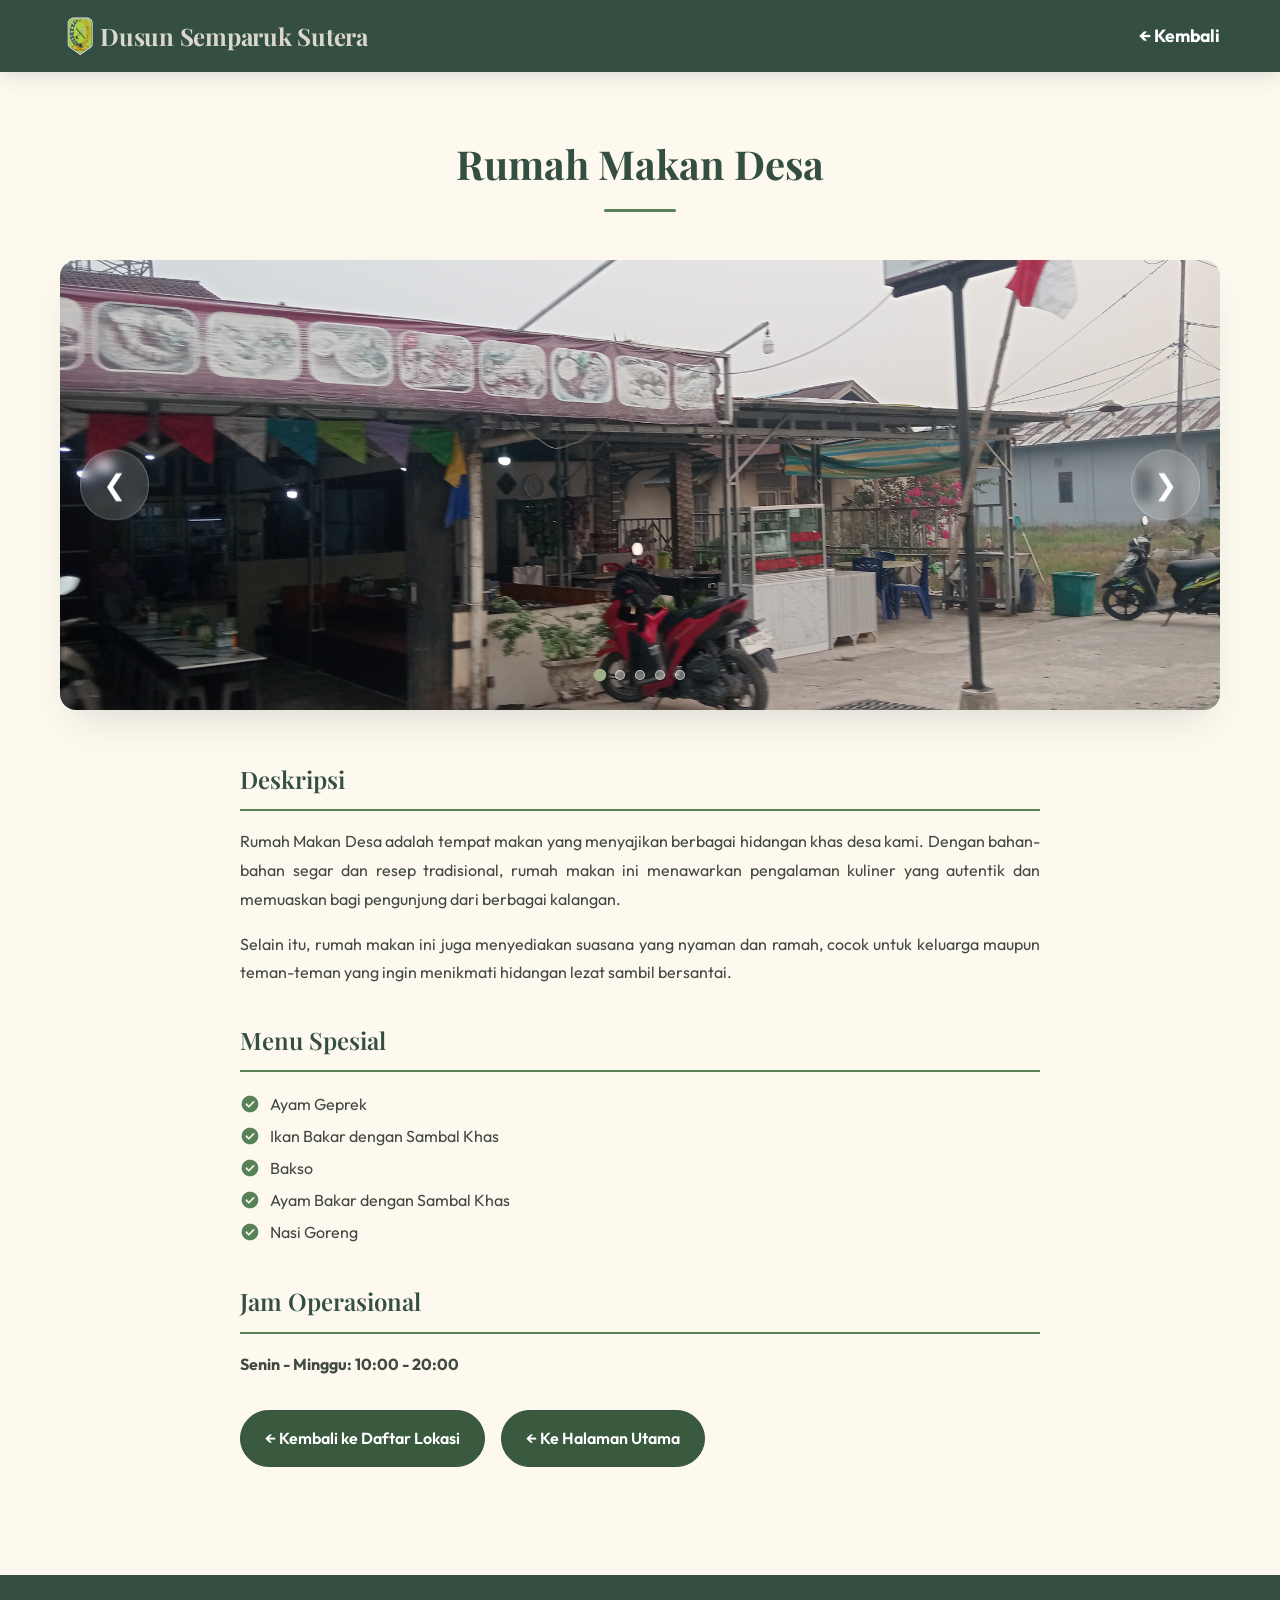
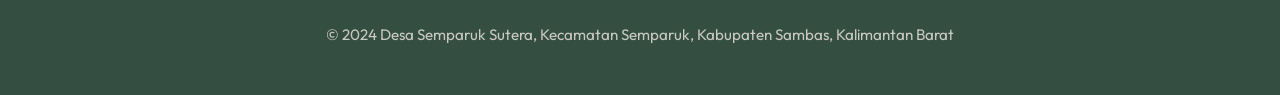
<file: lokasi6.html>
<!DOCTYPE html>
<html lang="id">
<head>
    <meta charset="UTF-8">
    <meta name="viewport" content="width=device-width, initial-scale=1.0">
    <title>Rumah Makan Desa | Dusun Semparuk Sutera</title>
    <!-- Google Fonts: Playfair Display (heading) & Outfit (body) -->
    <link rel="preconnect" href="https://fonts.googleapis.com">
    <link rel="preconnect" href="https://fonts.gstatic.com" crossorigin>
    <link href="https://fonts.googleapis.com/css2?family=Playfair+Display:wght@400;600;700&family=Outfit:wght@400;500;600;700&display=swap" rel="stylesheet">
    <link href="https://fonts.googleapis.com/css2?family=Material+Symbols+Outlined:wght,FILL@100..700,0..1&display=swap" rel="stylesheet">
    <link rel="stylesheet" href="style.css">
</head>
<body>
    <nav class="navbar">
        <div class="nav-container">
            <div class="logo">
                <img src="logo.png" alt="Logo Dusun Sutera" class="logo-img">
                <h1>Dusun Semparuk Sutera</h1>
            </div>
            <a href="index.html" class="back-btn" style="color: white; text-decoration: none; font-weight: bold;">← Kembali</a>
        </div>
    </nav>

    <section class="detail-lokasi-section">
        <div class="container">
            <h2 class="section-title">Rumah Makan Desa</h2>
            
            <div class="carousel-container detail-carousel">
                <div class="carousel">
                    <div class="carousel-slide active">
                        <img src="assets/lokasi6/slide1.jpg" alt="Rumah Makan 1" class="slide-image">
                    </div>
                    <div class="carousel-slide">
                        <img src="assets/lokasi6/slide2.jpg" alt="Rumah Makan 2" class="slide-image">
                    </div>
                    <div class="carousel-slide">
                        <img src="assets/lokasi6/slide3.jpg" alt="Rumah Makan 3" class="slide-image">
                    </div>
                    <div class="carousel-slide">
                        <img src="assets/lokasi6/slide4.jpg" alt="Rumah Makan 4" class="slide-image">
                    </div>
                    <div class="carousel-slide">
                        <img src="assets/lokasi6/slide5.jpg" alt="Rumah Makan 5" class="slide-image">
                    </div>
                </div>
                <button class="carousel-btn prev-btn" onclick="changeSlide(-1)">&#10094;</button>
                <button class="carousel-btn next-btn" onclick="changeSlide(1)">&#10095;</button>
                <div class="carousel-dots">
                    <span class="dot active" onclick="currentSlide(0)"></span>
                    <span class="dot" onclick="currentSlide(1)"></span>
                    <span class="dot" onclick="currentSlide(2)"></span>
                    <span class="dot" onclick="currentSlide(3)"></span>
                    <span class="dot" onclick="currentSlide(4)"></span>
                </div>
            </div>

            <div class="detail-content">
                <h3>Deskripsi</h3>
                <p>
                    Rumah Makan Desa adalah tempat makan yang menyajikan berbagai hidangan khas desa kami. Dengan bahan-bahan segar dan resep tradisional, 
                    rumah makan ini menawarkan pengalaman kuliner yang autentik dan memuaskan bagi pengunjung dari berbagai kalangan.
                </p>
                <p>
                    Selain itu, rumah makan ini juga menyediakan suasana yang nyaman dan ramah, cocok untuk keluarga maupun teman-teman yang ingin menikmati hidangan lezat sambil bersantai.
                </p>

                <h3>Menu Spesial</h3>
                <ul class="fasilitas-list">
                    <li><span class="material-symbols-outlined">check_circle</span> Ayam Geprek</li>
                    <li><span class="material-symbols-outlined">check_circle</span> Ikan Bakar dengan Sambal Khas</li>
                    <li><span class="material-symbols-outlined">check_circle</span> Bakso</li>
                    <li><span class="material-symbols-outlined">check_circle</span> Ayam Bakar dengan Sambal Khas</li>
                    <li><span class="material-symbols-outlined">check_circle</span> Nasi Goreng</li>
                </ul>

                <h3>Jam Operasional</h3>
                <p><strong>Senin - Minggu: 10:00 - 20:00</strong></p>

                <div class="detail-btn-group">
                    <a href="index.html#lokasi" class="detail-btn">← Kembali ke Daftar Lokasi</a>
                    <a href="index.html" class="detail-btn">← Ke Halaman Utama</a>
                </div>
            </div>
        </div>
    </section>

    <footer class="footer">
        <div class="container">
            <p>&copy; 2024 Desa Semparuk Sutera, Kecamatan Semparuk, Kabupaten Sambas, Kalimantan Barat</p>
        </div>
    </footer>

    <script>
        let currentSlideIndex = 0;
        let autoSlideTimer;
        function showSlide(index) {
            const slides = document.querySelectorAll('.carousel-slide');
            const dots = document.querySelectorAll('.dot');
            if (index >= slides.length) currentSlideIndex = 0;
            else if (index < 0) currentSlideIndex = slides.length - 1;
            else currentSlideIndex = index;
            slides.forEach(slide => slide.classList.remove('active'));
            dots.forEach(dot => dot.classList.remove('active'));
            slides[currentSlideIndex].classList.add('active');
            dots[currentSlideIndex].classList.add('active');
        }
        function changeSlide(n) {
            clearTimeout(autoSlideTimer);
            showSlide(currentSlideIndex + n);
            autoSlide();
        }
        function currentSlide(n) {
            clearTimeout(autoSlideTimer);
            showSlide(n);
            autoSlide();
        }
        function autoSlide() {
            autoSlideTimer = setTimeout(() => {
                showSlide(currentSlideIndex + 1);
                autoSlide();
            }, 4000);
        }
        autoSlide();
    </script>

    <style>
        .detail-lokasi-section {
            padding: 60px 20px;
            background-color: var(--surface);
        }

        .detail-carousel {
            height: 450px;
            margin: 3rem 0;
            border-radius: var(--radius-lg);
            overflow: hidden;
            box-shadow: 0 20px 40px -15px rgba(var(--shadow-tint), 0.18);
        }

        .detail-content {
            max-width: 800px;
            margin: 3rem auto 0;
            line-height: 1.8;
        }

        .detail-content h3 {
            font-family: var(--font-display);
            color: var(--pine-teal);
            font-size: 1.5rem;
            font-weight: 600;
            margin-top: 2rem;
            margin-bottom: 1rem;
            border-bottom: 2px solid var(--fern);
            padding-bottom: 0.5rem;
        }

        .detail-content p {
            color: var(--on-surface-variant);
            text-align: justify;
            margin-bottom: 1rem;
        }

        .detail-content ul {
            list-style: none;
            padding-left: 0;
            line-height: 2;
            color: var(--on-surface-variant);
        }

        .detail-content ul li {
            display: flex;
            align-items: center;
            gap: 0.6rem;
        }

        .detail-content ul li .material-symbols-outlined {
            color: var(--fern);
            font-size: 20px;
        }

        .detail-btn-group {
            display: flex;
            gap: 1rem;
            margin-top: 2rem;
            flex-wrap: wrap;
        }

        .detail-btn {
            display: inline-block;
            background: var(--hunter-green);
            border: 1px solid var(--pine-teal);
            color: var(--surface-white);
            padding: 0.8rem 1.5rem;
            border-radius: var(--radius-full);
            text-decoration: none;
            font-weight: 600;
            font-family: var(--font-body);
            transition: all 0.3s ease;
        }

        .detail-btn:hover {
            transform: translateY(-2px);
            background: var(--tertiary-container);
            box-shadow: 0 10px 25px -8px rgba(var(--shadow-tint), 0.3);
        }

        .back-btn {
            font-size: 1.1rem;
        }

        @media (max-width: 768px) {
            .detail-lokasi-section {
                padding: 40px 20px;
            }

            .detail-carousel {
                height: 300px;
            }

            .detail-content h3 {
                font-size: 1.2rem;
            }

            .detail-btn-group {
                flex-direction: column;
            }

            .detail-btn {
                width: 100%;
                text-align: center;
            }
        }
    </style>
</body>
</html>
</file>
<file: style.css>
/* =========================================================
   DUSUN SEMPARUK SUTERA — "Rural Silk Editorial" Design System
   Diterapkan dari referensi desain Google Stitch (DESIGN.md)
   ========================================================= */

/* ==================== DESIGN TOKENS ==================== */
:root {
    /* --- Palet warna inti (sesuai permintaan) --- */
    --dust-grey: #dad7cd;
    --dry-sage: #a3b18a;
    --fern: #588157;
    --hunter-green: #3a5a40;
    --pine-teal: #344e41;

    /* --- Perluasan token dari DESIGN.md (Rural Silk Editorial) --- */
    --surface: #fdf9ef;
    --surface-white: #ffffff;
    --surface-container-lowest: #ffffff;
    --surface-container-low: #f7f3e9;
    --surface-container: #f1eee3;
    --surface-container-high: #ebe8de;
    --surface-container-highest: #e6e2d8;
    --surface-dim: #dddad0;
    --surface-variant: #e6e2d8;

    --on-surface: #1c1c16;
    --on-surface-variant: #424940;
    --inverse-surface: #31312a;
    --inverse-on-surface: #f4f1e6;

    --outline: #72796f;
    --outline-variant: #c2c9bd;

    --primary: #3d653e;
    --on-primary: #ffffff;
    --primary-container: #557e55;

    --secondary: #566342;
    --secondary-container: #d7e5bb;
    --on-secondary-container: #5a6745;

    --tertiary: #436349;
    --tertiary-container: #5b7c60;
    --on-tertiary-container: #f6fff3;

    --error: #ba1a1a;

    --shadow-tint: 52, 78, 65;

    /* --- Tipografi --- */
    --font-display: 'Playfair Display', 'Georgia', serif;
    --font-body: 'Outfit', 'Segoe UI', Tahoma, Geneva, Verdana, sans-serif;

    /* --- Radius --- */
    --radius-sm: 0.25rem;
    --radius: 0.5rem;
    --radius-md: 0.75rem;
    --radius-lg: 1rem;
    --radius-xl: 1.5rem;
    --radius-full: 9999px;

    /* --- Spacing --- */
    --space-base: 8px;
    --space-gutter: 24px;
    --space-margin-mobile: 16px;
    --space-margin-desktop: 64px;
    --space-section-gap: 80px;
}

/* ==================== RESET & GENERAL ==================== */
* {
    margin: 0;
    padding: 0;
    box-sizing: border-box;
}

body {
    font-family: var(--font-body);
    line-height: 1.6;
    color: var(--on-surface);
    background-color: var(--surface);
}

html {
    scroll-behavior: smooth;
}

img {
    max-width: 100%;
}

.container {
    max-width: 1200px;
    margin: 0 auto;
    padding: 0 20px;
}

/* ==================== ICON HELPER (Material Symbols) ==================== */
.material-symbols-outlined {
    font-variation-settings: 'FILL' 1, 'wght' 400, 'GRAD' 0, 'opsz' 24;
    vertical-align: middle;
    line-height: 1;
}

/* ==================== NAVBAR ==================== */
.navbar {
    background: var(--pine-teal);
    padding: 1rem 0;
    position: sticky;
    top: 0;
    z-index: 1000;
    box-shadow: 0 2px 20px rgba(var(--shadow-tint), 0.18);
}

.nav-container {
    max-width: 1200px;
    margin: 0 auto;
    padding: 0 20px;
    display: flex;
    justify-content: space-between;
    align-items: center;
    flex-wrap: wrap;
}

.hamburger {
    display: none;
    flex-direction: column;
    cursor: pointer;
    background: none;
    border: none;
    padding: 0;
    gap: 6px;
}

.hamburger span {
    width: 25px;
    height: 3px;
    background-color: var(--dust-grey);
    border-radius: 3px;
    transition: all 0.3s ease;
}

.hamburger.active span:nth-child(1) {
    transform: rotate(45deg) translate(10px, 10px);
}

.hamburger.active span:nth-child(2) {
    opacity: 0;
}

.hamburger.active span:nth-child(3) {
    transform: rotate(-45deg) translate(7px, -7px);
}

.logo {
    display: flex;
    align-items: center;
    background: transparent;
    padding: 0;
    border: none;
}

.logo h1 {
    font-family: var(--font-display);
    color: var(--dust-grey);
    font-size: 1.5rem;
    font-weight: 700;
    letter-spacing: -0.01em;
}

.logo img {
    width: 40px;
    height: 40px;
    object-fit: contain;
    background: transparent;
    border: none;
    border-radius: 0;
    padding: 0;
}

.nav-menu {
    display: flex;
    list-style: none;
    gap: 0.5rem;
    align-items: center;
}

.nav-link {
    color: var(--dust-grey);
    opacity: 0.85;
    text-decoration: none;
    font-weight: 500;
    font-size: 0.95rem;
    letter-spacing: 0.02em;
    transition: all 0.3s ease;
    padding: 0.5rem 1rem;
    border-radius: var(--radius-full);
}

.nav-link:hover {
    opacity: 1;
    background-color: rgba(253, 249, 239, 0.12);
    transform: translateY(-1px);
}

/* ==================== HERO SECTION ==================== */
.hero {
    background: var(--pine-teal);
    color: var(--surface-white);
    padding: 0;
    min-height: 600px;
    display: flex;
    align-items: center;
    justify-content: center;
}

/* ==================== CAROUSEL ==================== */
.carousel-container {
    position: relative;
    width: 100%;
    height: 600px;
    overflow: hidden;
    border-radius: 0;
    box-shadow: none;
}

.carousel {
    position: relative;
    width: 100%;
    height: 100%;
}

.carousel-slide {
    position: absolute;
    width: 100%;
    height: 100%;
    opacity: 0;
    transition: opacity 0.8s ease-in-out;
    display: flex;
    align-items: stretch;
}

.carousel-slide.active {
    opacity: 1;
}

.slide-image {
    position: absolute;
    width: 100%;
    height: 100%;
    object-fit: cover;
    z-index: 1;
    filter: saturate(0.95);
}

.slide-content {
    position: absolute;
    bottom: 0;
    left: 0;
    right: 0;
    background: linear-gradient(
        180deg,
        rgba(28, 39, 27, 0) 0%,
        rgba(28, 39, 27, 0.55) 55%,
        rgba(24, 34, 24, 0.92) 100%
    );
    color: var(--surface-white);
    padding: 3.5rem 3rem;
    z-index: 2;
    text-align: left;
    animation: slideUp 0.8s ease-in-out;
}

.slide-badge {
    display: inline-flex;
    align-items: center;
    gap: 0.5rem;
    padding: 0.4rem 1rem;
    border-radius: var(--radius-full);
    background: rgba(253, 249, 239, 0.12);
    border: 1px solid rgba(253, 249, 239, 0.25);
    backdrop-filter: blur(6px);
    font-family: var(--font-body);
    font-size: 0.75rem;
    font-weight: 600;
    letter-spacing: 0.12em;
    text-transform: uppercase;
    color: var(--surface-white);
    margin-bottom: 1.2rem;
}

.slide-badge .dot-mark {
    width: 6px;
    height: 6px;
    border-radius: 50%;
    background: var(--dry-sage);
    display: inline-block;
}

.slide-content h2 {
    font-family: var(--font-display);
    font-size: 3rem;
    margin-bottom: 1rem;
    font-weight: 700;
    line-height: 1.15;
    letter-spacing: -0.01em;
    max-width: 700px;
}

.slide-content p {
    font-family: var(--font-body);
    font-size: 1.15rem;
    opacity: 0.92;
    max-width: 600px;
}

/* ==================== NAVIGATION BUTTONS ==================== */
.carousel-btn {
    position: absolute;
    top: 50%;
    transform: translateY(-50%);
    background-color: rgba(253, 249, 239, 0.16);
    color: var(--surface-white);
    border: 1px solid rgba(253, 249, 239, 0.25);
    font-size: 28px;
    padding: 18px 22px;
    cursor: pointer;
    border-radius: var(--radius-full);
    transition: all 0.3s ease;
    z-index: 10;
    backdrop-filter: blur(6px);
}

.carousel-btn:hover {
    background-color: rgba(253, 249, 239, 0.32);
    transform: translateY(-50%) scale(1.08);
}

.prev-btn {
    left: 20px;
}

.next-btn {
    right: 20px;
}

/* ==================== DOTS INDICATOR ==================== */
.carousel-dots {
    position: absolute;
    bottom: 30px;
    left: 50%;
    transform: translateX(-50%);
    display: flex;
    gap: 10px;
    z-index: 10;
}

.dot {
    width: 10px;
    height: 10px;
    border-radius: 50%;
    background-color: rgba(253, 249, 239, 0.4);
    cursor: pointer;
    transition: all 0.3s ease;
    border: 1px solid rgba(253, 249, 239, 0.6);
}

.dot:hover {
    background-color: rgba(253, 249, 239, 0.75);
    transform: scale(1.2);
}

.dot.active {
    background-color: var(--dry-sage);
    border-color: var(--dry-sage);
    transform: scale(1.25);
}

/* ==================== PETA LOKASI ==================== */
.peta-lokasi {
    padding: var(--space-section-gap) 20px;
    background-color: var(--surface);
}

.map-container {
    display: grid;
    grid-template-columns: 2fr 1fr;
    gap: var(--space-gutter);
    margin-top: 2rem;
    align-items: center;
}

.map {
    width: 100%;
    height: 500px;
    border-radius: var(--radius-lg);
    box-shadow: 0 20px 40px -15px rgba(var(--shadow-tint), 0.18);
    overflow: hidden;
    background-color: var(--surface-container-high);
    z-index: 1;
    position: relative;
    border: 1px solid var(--outline-variant);
}

.map .leaflet-container {
    background-color: var(--surface-container-high);
}

/* Leaflet Fix */
.map .leaflet-pane,
.map .leaflet-tile,
.map .leaflet-marker-icon,
.map .leaflet-marker-shadow,
.map .leaflet-tile-pane,
.map .leaflet-overlay-pane,
.map .leaflet-shadow-pane,
.map .leaflet-marker-pane,
.map .leaflet-popup-pane,
.map .leaflet-tooltip-pane {
    position: absolute;
}

.map-info {
    display: flex;
    flex-direction: column;
    gap: 1rem;
}

.info-card {
    background: var(--pine-teal);
    color: var(--dust-grey);
    padding: 2rem;
    border-radius: var(--radius-lg);
    box-shadow: 0 20px 40px -15px rgba(var(--shadow-tint), 0.25);
    animation: fadeInRight 0.8s ease;
}

.info-card h3 {
    font-family: var(--font-display);
    font-size: 1.4rem;
    color: var(--surface-white);
    margin-bottom: 1.5rem;
    border-bottom: 1px solid rgba(253, 249, 239, 0.2);
    padding-bottom: 1rem;
    display: flex;
    align-items: center;
    gap: 0.5rem;
}

.info-card p {
    margin-bottom: 0.8rem;
    line-height: 1.8;
    font-size: 0.98rem;
}

.info-card hr {
    border: none;
    border-top: 1px solid rgba(253, 249, 239, 0.2);
    margin: 1rem 0;
}

/* ==================== TENTANG DESA ==================== */
.tentang-desa {
    padding: var(--space-section-gap) 20px;
    background-color: var(--surface);
}

.section-badge {
    display: inline-block;
    padding: 0.35rem 1rem;
    border-radius: var(--radius-full);
    background: var(--secondary-container);
    color: var(--tertiary);
    font-family: var(--font-body);
    font-size: 0.75rem;
    font-weight: 600;
    letter-spacing: 0.1em;
    text-transform: uppercase;
    margin-bottom: 1rem;
}

.section-title {
    font-family: var(--font-display);
    font-size: 2.5rem;
    font-weight: 700;
    text-align: center;
    margin-bottom: 3rem;
    color: var(--pine-teal);
    position: relative;
    padding-bottom: 1rem;
}

.section-title::after {
    content: '';
    position: absolute;
    bottom: 0;
    left: 50%;
    transform: translateX(-50%);
    width: 72px;
    height: 3px;
    background: var(--fern);
    border-radius: var(--radius-full);
}

.tentang-content {
    display: grid;
    grid-template-columns: 1fr 1fr;
    gap: var(--space-gutter);
    align-items: center;
}

.tentang-text h3 {
    font-family: var(--font-display);
    color: var(--pine-teal);
    margin-bottom: 1rem;
    font-size: 1.6rem;
    font-weight: 600;
}

.tentang-text p {
    margin-bottom: 1.5rem;
    line-height: 1.8;
    color: var(--on-surface-variant);
}

.tentang-image {
    display: flex;
    justify-content: center;
    position: relative;
}

.image-placeholder {
    width: 100%;
    height: 400px;
    background: var(--dry-sage);
    border-radius: var(--radius-lg);
    overflow: hidden;
    position: relative;
    box-shadow: 0 20px 40px -15px rgba(var(--shadow-tint), 0.18);
    border: 1px solid var(--outline-variant);
}

.image-placeholder img {
    width: 100%;
    height: 100%;
    display: block;
    object-fit: cover;
    object-position: center;
}

/* ==================== LOKASI WISATA ==================== */
.lokasi-wisata {
    padding: var(--space-section-gap) 20px;
    background-color: var(--surface-container-low);
}

.section-subtitle {
    text-align: center;
    color: var(--on-surface-variant);
    font-size: 1.05rem;
    margin-bottom: 3rem;
}

.lokasi-grid {
    display: grid;
    grid-template-columns: repeat(auto-fit, minmax(300px, 1fr));
    gap: var(--space-gutter);
    margin-top: 3rem;
}

.kartu-lokasi {
    background: var(--surface-white);
    border-radius: var(--radius-lg);
    border-bottom: 4px solid var(--fern);
    overflow: hidden;
    box-shadow: 0 10px 30px -10px rgba(var(--shadow-tint), 0.10);
    cursor: pointer;
    transition: all 0.3s ease;
    padding: 1.75rem;
}

.kartu-lokasi:hover {
    transform: translateY(-8px);
    box-shadow: 0 20px 40px -12px rgba(var(--shadow-tint), 0.22);
}

.kartu-image {
    width: 56px;
    height: 56px;
    border-radius: 50%;
    display: flex;
    align-items: center;
    justify-content: center;
    font-size: 1.7rem;
    font-weight: bold;
    background: var(--secondary-container);
    color: var(--tertiary);
    margin-bottom: 1.25rem;
    transition: transform 0.3s ease;
}

.kartu-lokasi:hover .kartu-image {
    transform: scale(1.1);
}

.kartu-image .material-symbols-outlined {
    font-size: 26px;
}

.lokasi1-img,
.lokasi2-img,
.lokasi3-img,
.lokasi4-img,
.lokasi5-img,
.lokasi6-img {
    background: var(--secondary-container);
    color: var(--tertiary);
}

.kartu-info {
    padding: 0;
}

.kartu-info h3 {
    font-family: var(--font-display);
    color: var(--pine-teal);
    margin-bottom: 0.5rem;
    font-size: 1.3rem;
    font-weight: 600;
}

.kartu-info p {
    color: var(--on-surface-variant);
    font-size: 0.95rem;
}

/* ==================== MODAL ==================== */
.modal {
    display: none;
    position: fixed;
    z-index: 2000;
    left: 0;
    top: 0;
    width: 100%;
    height: 100%;
    background-color: rgba(28, 28, 22, 0.6);
    animation: fadeIn 0.3s ease;
}

.modal-content {
    background-color: var(--surface-white);
    margin: 5% auto;
    padding: 2rem;
    border-radius: var(--radius-lg);
    width: 80%;
    max-width: 600px;
    box-shadow: 0 30px 60px -15px rgba(var(--shadow-tint), 0.35);
    animation: slideDown 0.3s ease;
    border: 1px solid var(--outline-variant);
}

.close {
    color: var(--outline);
    float: right;
    font-size: 28px;
    font-weight: bold;
    cursor: pointer;
    transition: color 0.3s ease;
}

.close:hover,
.close:focus {
    color: var(--pine-teal);
}

.detail-lokasi {
    text-align: center;
}

.detail-foto {
    font-size: 5rem;
    margin-bottom: 1.5rem;
}

.detail-lokasi h2 {
    font-family: var(--font-display);
    color: var(--pine-teal);
    margin-bottom: 1rem;
    font-size: 2rem;
    font-weight: 700;
}

.detail-lokasi p {
    color: var(--on-surface-variant);
    line-height: 1.8;
    text-align: justify;
}

/* ==================== STATISTIK ==================== */
.statistik {
    padding: var(--space-section-gap) 20px;
    background-color: var(--surface);
}

.statistik-grid {
    display: grid;
    grid-template-columns: repeat(auto-fit, minmax(250px, 1fr));
    gap: var(--space-gutter);
    margin-bottom: 4rem;
}

.statistik-card {
    background: var(--pine-teal);
    color: var(--surface-white);
    padding: 2rem;
    border-radius: var(--radius-lg);
    text-align: center;
    box-shadow: 0 15px 35px -12px rgba(var(--shadow-tint), 0.2);
    transition: all 0.3s ease;
}

.statistik-card:hover {
    transform: translateY(-5px);
    box-shadow: 0 20px 45px -12px rgba(var(--shadow-tint), 0.3);
}

.statistik-number {
    font-family: var(--font-body);
    font-size: 2.5rem;
    font-weight: 700;
    margin-bottom: 0.5rem;
}

.statistik-label {
    font-size: 1rem;
    opacity: 0.9;
    letter-spacing: 0.02em;
}

.statistik-detail {
    background-color: var(--surface-container-low);
    padding: 2rem;
    border-radius: var(--radius-lg);
    margin-bottom: 2rem;
    border: 1px solid var(--outline-variant);
}

.statistik-detail h3 {
    font-family: var(--font-display);
    color: var(--pine-teal);
    margin-bottom: 2rem;
    font-size: 1.4rem;
    font-weight: 600;
}

.demographic-info {
    display: grid;
    grid-template-columns: repeat(auto-fit, minmax(250px, 1fr));
    gap: 1.5rem;
}

.demographic-item {
    display: flex;
    justify-content: space-between;
    padding: 1rem;
    background: var(--surface-white);
    border-radius: var(--radius);
    border-left: 4px solid var(--fern);
}

.demographic-item .label {
    font-weight: 500;
    color: var(--on-surface);
}

.demographic-item .value {
    font-weight: bold;
    color: var(--pine-teal);
    font-size: 1.1rem;
}

.ekonomi-info {
    background-color: var(--surface-container-low);
    padding: 2rem;
    border-radius: var(--radius-lg);
}

.ekonomi-info h3 {
    font-family: var(--font-display);
    color: var(--pine-teal);
    margin-bottom: 2rem;
    font-size: 1.4rem;
    font-weight: 600;
}

.ekonomi-items {
    display: grid;
    grid-template-columns: repeat(auto-fit, minmax(250px, 1fr));
    gap: var(--space-gutter);
}

.ekonomi-item {
    background: var(--surface-white);
    padding: 1.5rem;
    border-radius: var(--radius-md);
    box-shadow: 0 8px 20px -8px rgba(var(--shadow-tint), 0.12);
    transition: all 0.3s ease;
}

.ekonomi-item:hover {
    box-shadow: 0 12px 28px -8px rgba(var(--shadow-tint), 0.18);
    transform: translateY(-3px);
}

.ekonomi-item h4 {
    font-family: var(--font-display);
    color: var(--pine-teal);
    margin-bottom: 0.5rem;
    font-size: 1.15rem;
}

.ekonomi-item p {
    color: var(--on-surface-variant);
    line-height: 1.6;
}

/* ==================== FOOTER ==================== */
.footer {
    background: var(--pine-teal);
    color: var(--dust-grey);
    text-align: center;
    padding: 2.5rem 2rem;
    margin-top: 3rem;
}

.footer p {
    margin: 0.5rem 0;
    font-size: 0.95rem;
    opacity: 0.9;
}

/* ==================== ANIMATIONS ==================== */
@keyframes fadeIn {
    from { opacity: 0; }
    to { opacity: 1; }
}

@keyframes fadeInDown {
    from { opacity: 0; transform: translateY(-30px); }
    to { opacity: 1; transform: translateY(0); }
}

@keyframes slideDown {
    from { opacity: 0; transform: translateY(-50px); }
    to { opacity: 1; transform: translateY(0); }
}

@keyframes slideUp {
    from { opacity: 0; transform: translateY(50px); }
    to { opacity: 1; transform: translateY(0); }
}

@keyframes fadeInRight {
    from { opacity: 0; transform: translateX(50px); }
    to { opacity: 1; transform: translateX(0); }
}

/* ==================== RESPONSIVE ==================== */
@media (max-width: 768px) {

    /* ==================== NAVBAR MOBILE ==================== */
    .hamburger {
        display: flex;
    }

    .nav-menu {
        position: fixed;
        left: -100%;
        top: 70px;
        flex-direction: column;
        background: var(--pine-teal);
        width: 100%;
        text-align: center;
        transition: 0.3s;
        gap: 0;
        padding: 1rem 0;
        max-height: calc(100vh - 70px);
        overflow-y: auto;
        box-shadow: 0 4px 10px rgba(0, 0, 0, 0.2);
        z-index: 999;
    }

    .nav-menu.active {
        left: 0;
    }

    .nav-menu li {
        padding: 0.5rem 0;
    }

    .nav-link {
        display: block;
        padding: 1rem;
        border-radius: 0;
    }

    .nav-link:hover {
        background-color: rgba(253, 249, 239, 0.12);
    }

    /* ==================== HERO MOBILE RESPONSIVE ==================== */
    .hero {
        min-height: 100svh;
        min-height: 100dvh;
        max-height: 750px;
        overflow: hidden;
    }

    .carousel-container {
        width: 100%;
        height: 100svh;
        height: 100dvh;
        min-height: 500px;
        max-height: 750px;
        overflow: hidden;
    }

    .carousel {
        width: 100%;
        height: 100%;
    }

    .carousel-slide {
        width: 100%;
        height: 100%;
    }

    .slide-image {
        width: 100%;
        height: 100%;
        object-fit: cover;
    }

    .slide-content {
        position: absolute;
        left: 0;
        right: 0;
        bottom: 0;

        min-height: 48%;

        display: flex;
        flex-direction: column;
        justify-content: flex-end;

        padding:
            3rem
            clamp(1rem, 5vw, 1.5rem)
            clamp(4.5rem, 10vh, 6rem);

        background: linear-gradient(
            to bottom,
            rgba(28, 39, 27, 0) 0%,
            rgba(28, 39, 27, 0.15) 20%,
            rgba(28, 39, 27, 0.4) 40%,
            rgba(24, 34, 24, 0.75) 68%,
            rgba(20, 28, 20, 0.94) 100%
        );

        text-align: left;
    }

    .slide-badge {
        font-size: 0.65rem;
        padding: 0.3rem 0.8rem;
        margin-bottom: 0.8rem;
    }

    .slide-content h2 {
        font-size: clamp(1.4rem, 6vw, 2rem);
        line-height: 1.2;
        margin-bottom: 0.7rem;

        max-width: 100%;

        overflow-wrap: break-word;
        word-wrap: break-word;
    }

    .slide-content p {
        font-size: clamp(0.85rem, 3.8vw, 1rem);
        line-height: 1.5;

        max-width: 100%;

        overflow-wrap: break-word;
        word-wrap: break-word;
    }

    .carousel-btn {
        top: 50%;
        transform: translateY(-50%);

        padding: 10px 13px;
        font-size: 22px;

        z-index: 10;
    }

    .carousel-btn:hover {
        transform: translateY(-50%);
    }

    .prev-btn {
        left: 8px;
    }

    .next-btn {
        right: 8px;
    }

    .carousel-dots {
        bottom: clamp(1rem, 3vh, 1.8rem);
        gap: 8px;
        z-index: 20;
    }

    .dot {
        width: 9px;
        height: 9px;
    }

    /* ==================== BAGIAN LAIN TETAP SAMA ==================== */
    .map-container {
        grid-template-columns: 1fr;
    }

    .map {
        height: 400px;
    }

    .tentang-content {
        grid-template-columns: 1fr;
    }

    .section-title {
        font-size: 2rem;
    }

    .statistik-grid {
        grid-template-columns: 1fr;
    }

    .lokasi-grid {
        grid-template-columns: 1fr;
    }

    .modal-content {
        width: 90%;
        margin: 20% auto;
    }

    .demographic-info,
    .ekonomi-items {
        grid-template-columns: 1fr;
    }
}

/* =========================================================
   MOBILE KECIL
   Untuk layar 320px - 480px
   ========================================================= */
@media (max-width: 480px) {

    .hero {
        min-height: 100svh;
        min-height: 100dvh;
        max-height: 700px;
    }

    .carousel-container {
        height: 100svh;
        height: 100dvh;

        min-height: 500px;
        max-height: 700px;
    }

    .slide-content {
        min-height: 50%;

        padding:
            2.5rem
            1rem
            clamp(4.2rem, 10vh, 5.5rem);

        background: linear-gradient(
            to bottom,
            rgba(28, 39, 27, 0) 0%,
            rgba(28, 39, 27, 0.15) 20%,
            rgba(28, 39, 27, 0.45) 43%,
            rgba(24, 34, 24, 0.8) 70%,
            rgba(20, 28, 20, 0.95) 100%
        );
    }

    .slide-content h2 {
        font-size: clamp(1.25rem, 6vw, 1.6rem);
        line-height: 1.2;
        margin-bottom: 0.6rem;
    }

    .slide-content p {
        font-size: clamp(0.8rem, 3.8vw, 0.95rem);
        line-height: 1.45;
    }

    .carousel-btn {
        padding: 9px 12px;
        font-size: 20px;
    }

    .prev-btn {
        left: 6px;
    }

    .next-btn {
        right: 6px;
    }

    .carousel-dots {
        bottom: 1rem;
        gap: 7px;
    }

    .dot {
        width: 8px;
        height: 8px;
    }

    .nav-container {
        flex-direction: row;
        flex-wrap: nowrap;
        gap: 0.5rem;
        padding-left: 12px;
        padding-right: 12px;
    }

    .logo {
        min-width: 0;
        flex: 1;
        gap: 0.6rem;
    }

    .logo-img {
        width: 40px;
        height: 40px;
        flex-shrink: 0;
    }

    .logo h1 {
        font-size: clamp(0.95rem, 4.2vw, 1.2rem);
        line-height: 1.2;

        white-space: nowrap;
        overflow: hidden;
        text-overflow: ellipsis;
    }

    .hamburger {
        width: 42px;
        height: 42px;

        flex-shrink: 0;

        align-items: center;
        justify-content: center;
        gap: 5px;
    }

    .hamburger span {
        width: 24px;
        height: 3px;
    }

    .nav-menu {
        top: 68px;
        max-height: calc(100dvh - 68px);
    }

    .tentang-text h3 {
        font-size: 1.2rem;
    }

    .statistik-number {
        font-size: 2rem;
    }

    .statistik-card {
        padding: 1.5rem;
    }

    .map {
        height: 300px;
    }

    .info-card {
        padding: 1.5rem;
    }

    .info-card h3 {
        font-size: 1.2rem;
    }

    .info-card p {
        font-size: 0.9rem;
    }
}

/* =========================================================
   EXTRA SMALL MOBILE
   Untuk layar sekitar 320px
   ========================================================= */
@media (max-width: 340px) {

    .slide-content {
        padding-left: 0.8rem;
        padding-right: 0.8rem;
        padding-bottom: 4.5rem;
    }

    .slide-content h2 {
        font-size: 1.2rem;
        line-height: 1.2;
    }

    .slide-content p {
        font-size: 0.78rem;
        line-height: 1.4;
    }

    .carousel-btn {
        padding: 8px 10px;
        font-size: 18px;
    }

    .carousel-dots {
        bottom: 0.8rem;
    }

    .nav-container {
        padding-left: 8px;
        padding-right: 8px;
    }

    .logo {
        gap: 0.4rem;
    }

    .logo-img {
        width: 36px;
        height: 36px;
    }

    .logo h1 {
        font-size: 0.85rem;
    }

    .hamburger {
        width: 38px;
        height: 38px;
    }

    .hamburger span {
        width: 22px;
    }
}
</file>
